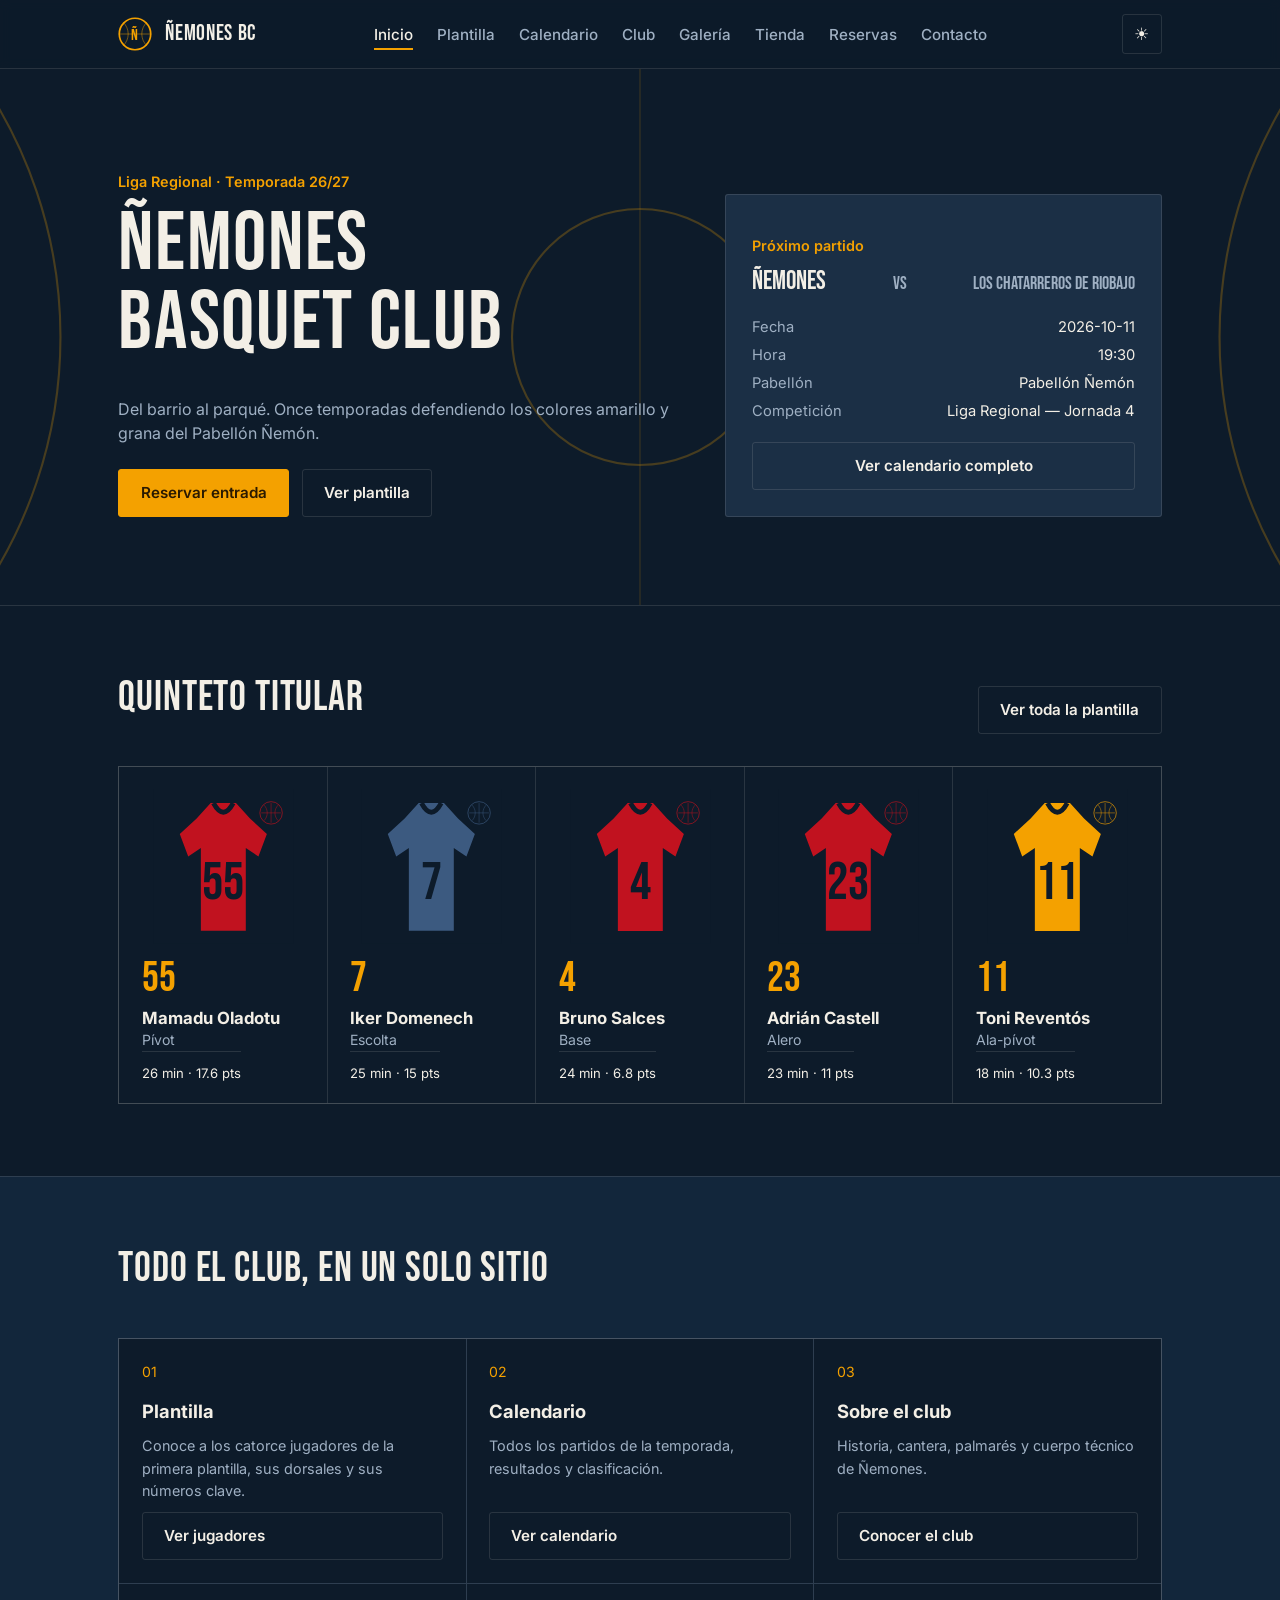
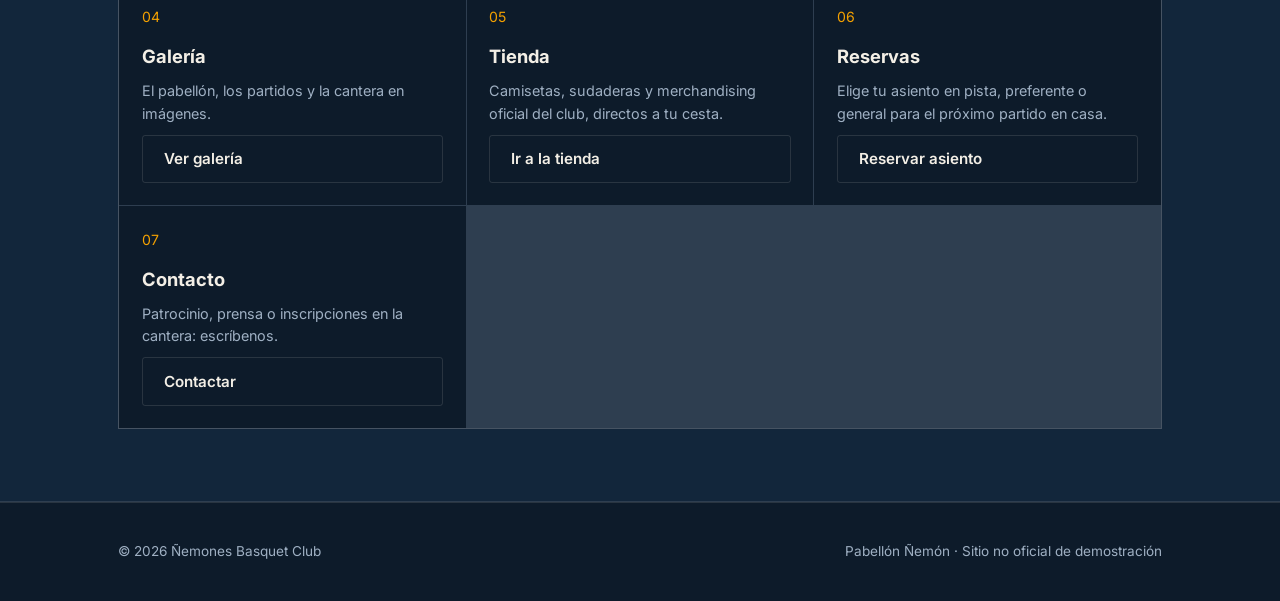
<file: index.html>
<!DOCTYPE html>
<html lang="es">
<head>
<meta charset="UTF-8">
<meta name="viewport" content="width=device-width, initial-scale=1">
<title>Ñemones Basquet Club</title>
<meta name="description" content="Web oficial de Ñemones Basquet Club: plantilla, tienda y reserva de entradas.">
<!-- ✨ NUEVO: tema (se aplica antes de pintar), icono y color de la barra del móvil -->
<script src="js/tema.js"></script>
<link rel="icon" href="assets/favicon.svg" type="image/svg+xml">
<meta name="theme-color" content="#0d1b2a">
<!-- ✨ NUEVO: Open Graph + Twitter Card → vista previa al compartir en WhatsApp, Telegram, redes… -->
<meta property="og:type" content="website">
<meta property="og:site_name" content="Ñemones Basquet Club">
<meta property="og:locale" content="es_ES">
<meta property="og:title" content="Ñemones Basquet Club">
<meta property="og:description" content="Web oficial de Ñemones Basquet Club: plantilla, tienda y reserva de entradas.">
<meta property="og:url" content="https://TU-DOMINIO.vercel.app/index.html">
<meta property="og:image" content="https://TU-DOMINIO.vercel.app/assets/og-image.png">
<meta property="og:image:width" content="1200">
<meta property="og:image:height" content="630">
<meta property="og:image:alt" content="Escudo y nombre de Ñemones Basquet Club sobre una pista de baloncesto">
<meta name="twitter:card" content="summary_large_image">
<meta name="twitter:title" content="Ñemones Basquet Club">
<meta name="twitter:description" content="Web oficial de Ñemones Basquet Club: plantilla, tienda y reserva de entradas.">
<meta name="twitter:image" content="https://TU-DOMINIO.vercel.app/assets/og-image.png">
<link rel="stylesheet" href="css/styles.css">
</head>
<body>

<nav class="topnav">
  <div class="wrap">
    <a href="index.html" class="brand">
      <svg class="crest" viewBox="0 0 40 40" style="color:var(--accent)">
        <circle cx="20" cy="20" r="18.5" fill="none" stroke="currentColor" stroke-width="2"/>
        <path d="M6 6c8 8 8 20 0 28M34 6c-8 8-8 20 0 28M1 20h38" stroke="currentColor" stroke-width="1" fill="none" opacity="0.55"/>
        <text x="20" y="27" text-anchor="middle" font-family="'Bebas Neue',sans-serif" font-size="19" fill="currentColor">Ñ</text>
      </svg>
      ÑEMONES BC
    </a>
    <button class="navtoggle" aria-label="Abrir menú" aria-expanded="false">☰</button>
    <ul class="navlinks">
      <li><a href="index.html" aria-current="page">Inicio</a></li>
      <li><a href="plantilla.html">Plantilla</a></li>
      <li><a href="calendario.html">Calendario</a></li>
      <li><a href="club.html">Club</a></li>
      <li><a href="galeria.html">Galería</a></li>
      <li><a href="tienda.html">Tienda</a></li>
      <li><a href="reservas.html">Reservas</a></li>
      <li><a href="contacto.html">Contacto</a></li>
    </ul>
  </div>
</nav>

<header class="hero">
  <svg class="courtlines" viewBox="0 0 900 420" preserveAspectRatio="xMidYMid slice" style="color:var(--accent)">
    <circle cx="450" cy="210" r="90" fill="none" stroke="currentColor" stroke-width="1.5" opacity="0.5"/>
    <path d="M-20,20 A320,320 0 0 1 -20,400" fill="none" stroke="currentColor" stroke-width="1.5" opacity="0.5"/>
    <path d="M920,20 A320,320 0 0 0 920,400" fill="none" stroke="currentColor" stroke-width="1.5" opacity="0.5"/>
    <line x1="450" y1="0" x2="450" y2="420" stroke="currentColor" stroke-width="1" opacity="0.3"/>
  </svg>
  <div class="wrap">
    <div>
      <p class="kicker">Liga Regional · Temporada 26/27</p>
      <h1>ÑEMONES<br>BASQUET CLUB</h1>
      <p>Del barrio al parqué. Once temporadas defendiendo los colores amarillo y grana del Pabellón Ñemón.</p>
      <div class="actions">
        <a href="reservas.html" class="btn solid">Reservar entrada</a>
        <a href="plantilla.html" class="btn ghost">Ver plantilla</a>
      </div>
    </div>
    <div class="matchcard">
      <p class="kicker" style="margin-bottom:0.3em">Próximo partido</p>
      <div class="vs">
        <span>ÑEMONES</span>
        <span class="against">vs</span>
        <span class="against" id="rival-nombre"></span>
      </div>
      <dl>
        <dt>Fecha</dt><dd id="pp-fecha"></dd>
        <dt>Hora</dt><dd id="pp-hora"></dd>
        <dt>Pabellón</dt><dd id="pp-pabellon"></dd>
        <dt>Competición</dt><dd id="pp-competicion"></dd>
      </dl>
      <a href="calendario.html" class="btn ghost" style="width:100%;justify-content:center;margin-top:1.2rem">Ver calendario completo</a>
    </div>
  </div>
</header>

<section id="quinteto-inicio">
  <div class="wrap">
    <div class="sectionhead">
      <h2>Quinteto titular</h2>
      <a href="plantilla.html" class="btn ghost">Ver toda la plantilla</a>
    </div>
    <div class="roster" id="quinteto" style="grid-template-columns: repeat(auto-fit, minmax(190px, 1fr));"></div>
  </div>
</section>

<section class="alt">
  <div class="wrap">
    <div class="sectionhead">
      <h2>Todo el club, en un solo sitio</h2>
    </div>
    <div class="roster" style="grid-template-columns: repeat(auto-fill, minmax(260px, 1fr));">
      <article class="player" style="gap:0.6rem">
        <span class="pos" style="color:var(--accent)">01</span>
        <span class="name" style="font-size:1.15rem">Plantilla</span>
        <p style="margin:0;font-size:0.9rem">Conoce a los catorce jugadores de la primera plantilla, sus dorsales y sus números clave.</p>
        <a href="plantilla.html" class="btn ghost" style="margin-top:auto">Ver jugadores</a>
      </article>
      <article class="player" style="gap:0.6rem">
        <span class="pos" style="color:var(--accent)">02</span>
        <span class="name" style="font-size:1.15rem">Calendario</span>
        <p style="margin:0;font-size:0.9rem">Todos los partidos de la temporada, resultados y clasificación.</p>
        <a href="calendario.html" class="btn ghost" style="margin-top:auto">Ver calendario</a>
      </article>
      <article class="player" style="gap:0.6rem">
        <span class="pos" style="color:var(--accent)">03</span>
        <span class="name" style="font-size:1.15rem">Sobre el club</span>
        <p style="margin:0;font-size:0.9rem">Historia, cantera, palmarés y cuerpo técnico de Ñemones.</p>
        <a href="club.html" class="btn ghost" style="margin-top:auto">Conocer el club</a>
      </article>
      <article class="player" style="gap:0.6rem">
        <span class="pos" style="color:var(--accent)">04</span>
        <span class="name" style="font-size:1.15rem">Galería</span>
        <p style="margin:0;font-size:0.9rem">El pabellón, los partidos y la cantera en imágenes.</p>
        <a href="galeria.html" class="btn ghost" style="margin-top:auto">Ver galería</a>
      </article>
      <article class="player" style="gap:0.6rem">
        <span class="pos" style="color:var(--accent)">05</span>
        <span class="name" style="font-size:1.15rem">Tienda</span>
        <p style="margin:0;font-size:0.9rem">Camisetas, sudaderas y merchandising oficial del club, directos a tu cesta.</p>
        <a href="tienda.html" class="btn ghost" style="margin-top:auto">Ir a la tienda</a>
      </article>
      <article class="player" style="gap:0.6rem">
        <span class="pos" style="color:var(--accent)">06</span>
        <span class="name" style="font-size:1.15rem">Reservas</span>
        <p style="margin:0;font-size:0.9rem">Elige tu asiento en pista, preferente o general para el próximo partido en casa.</p>
        <a href="reservas.html" class="btn ghost" style="margin-top:auto">Reservar asiento</a>
      </article>
      <article class="player" style="gap:0.6rem">
        <span class="pos" style="color:var(--accent)">07</span>
        <span class="name" style="font-size:1.15rem">Contacto</span>
        <p style="margin:0;font-size:0.9rem">Patrocinio, prensa o inscripciones en la cantera: escríbenos.</p>
        <a href="contacto.html" class="btn ghost" style="margin-top:auto">Contactar</a>
      </article>
    </div>
  </div>
</section>

<footer>
  <div class="wrap">
    <span>© <span data-year></span> Ñemones Basquet Club</span>
    <span>Pabellón Ñemón · Sitio no oficial de demostración</span>
  </div>
</footer>

<script src="js/data.js"></script>
<script src="js/ilustraciones.js"></script>
<script src="js/nav.js"></script>
<script src="js/quinteto.js"></script>
<script>
  document.getElementById("rival-nombre").textContent = PROXIMO_PARTIDO.rival;
  document.getElementById("pp-fecha").textContent = PROXIMO_PARTIDO.fecha;
  document.getElementById("pp-hora").textContent = PROXIMO_PARTIDO.hora;
  document.getElementById("pp-pabellon").textContent = PROXIMO_PARTIDO.pabellon;
  document.getElementById("pp-competicion").textContent = PROXIMO_PARTIDO.competicion;
  renderQuinteto(document.getElementById("quinteto"));
</script>
</body>
</html>
</file>
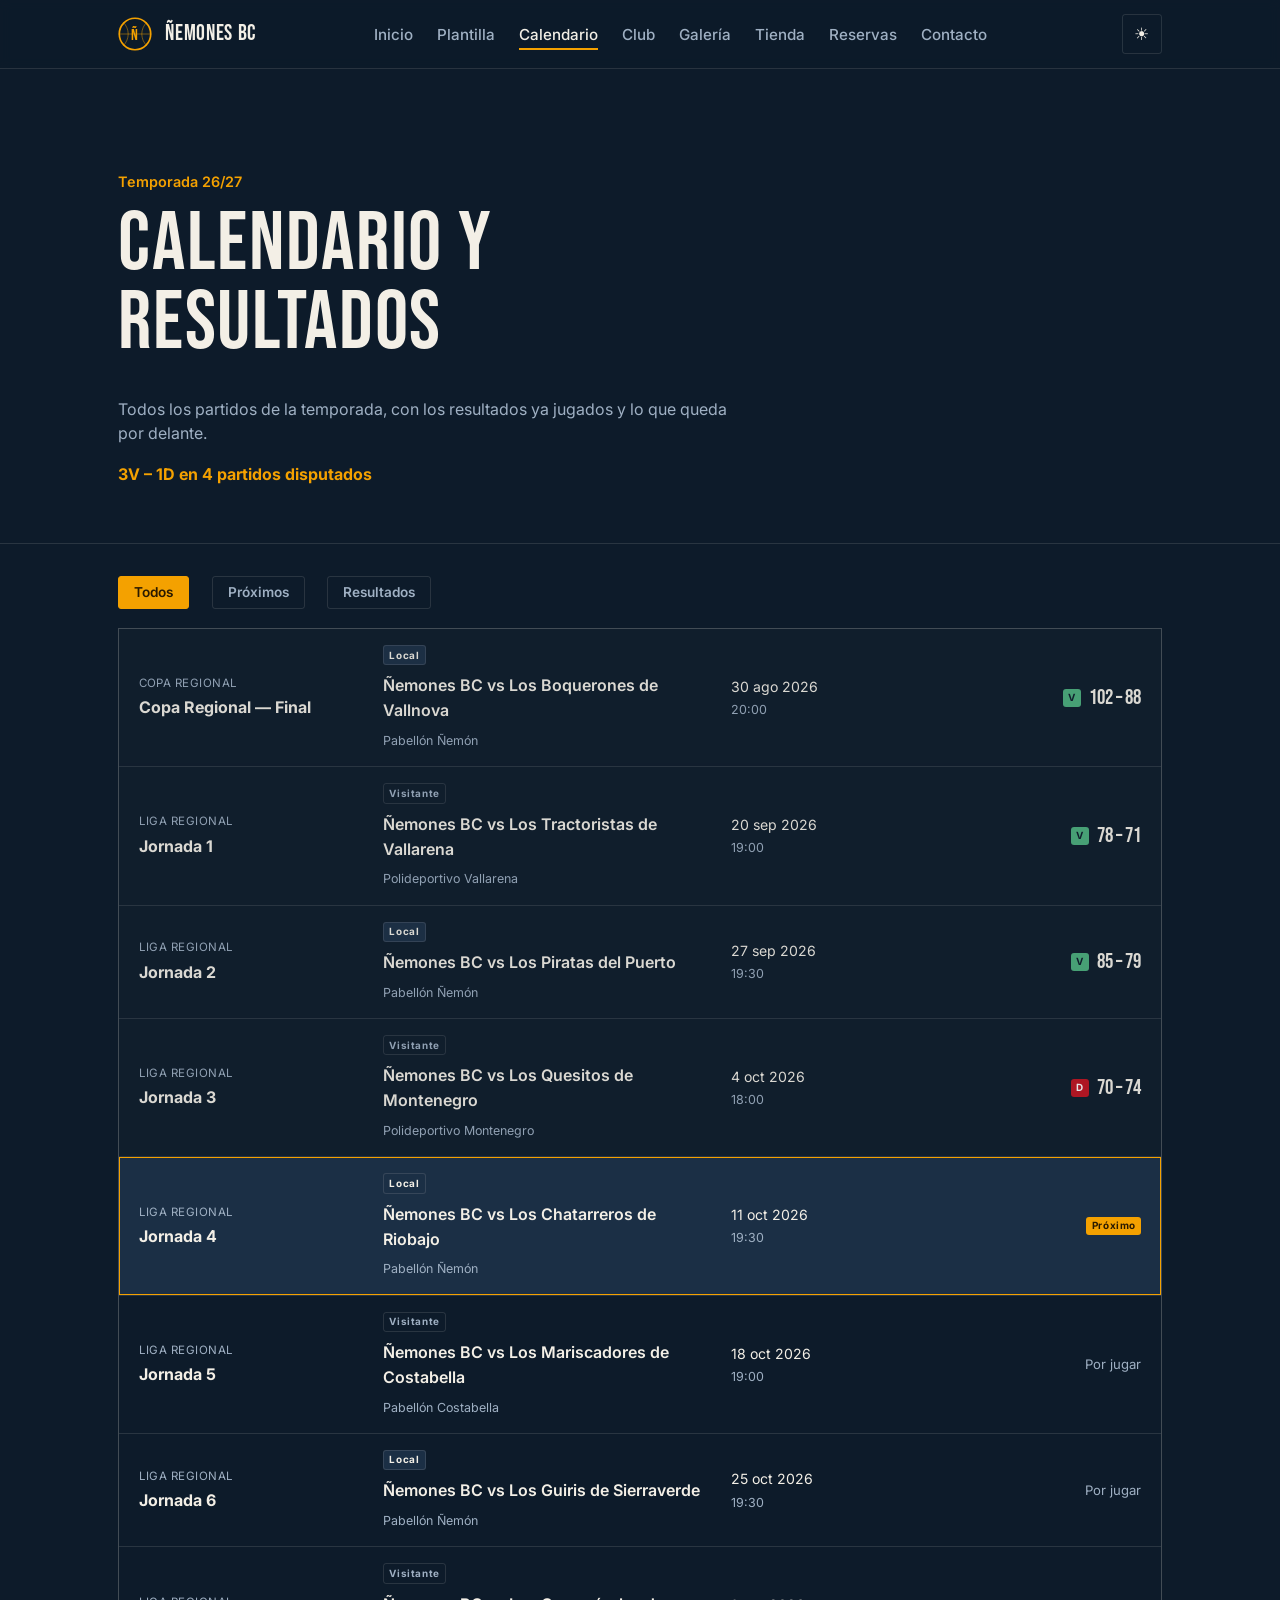
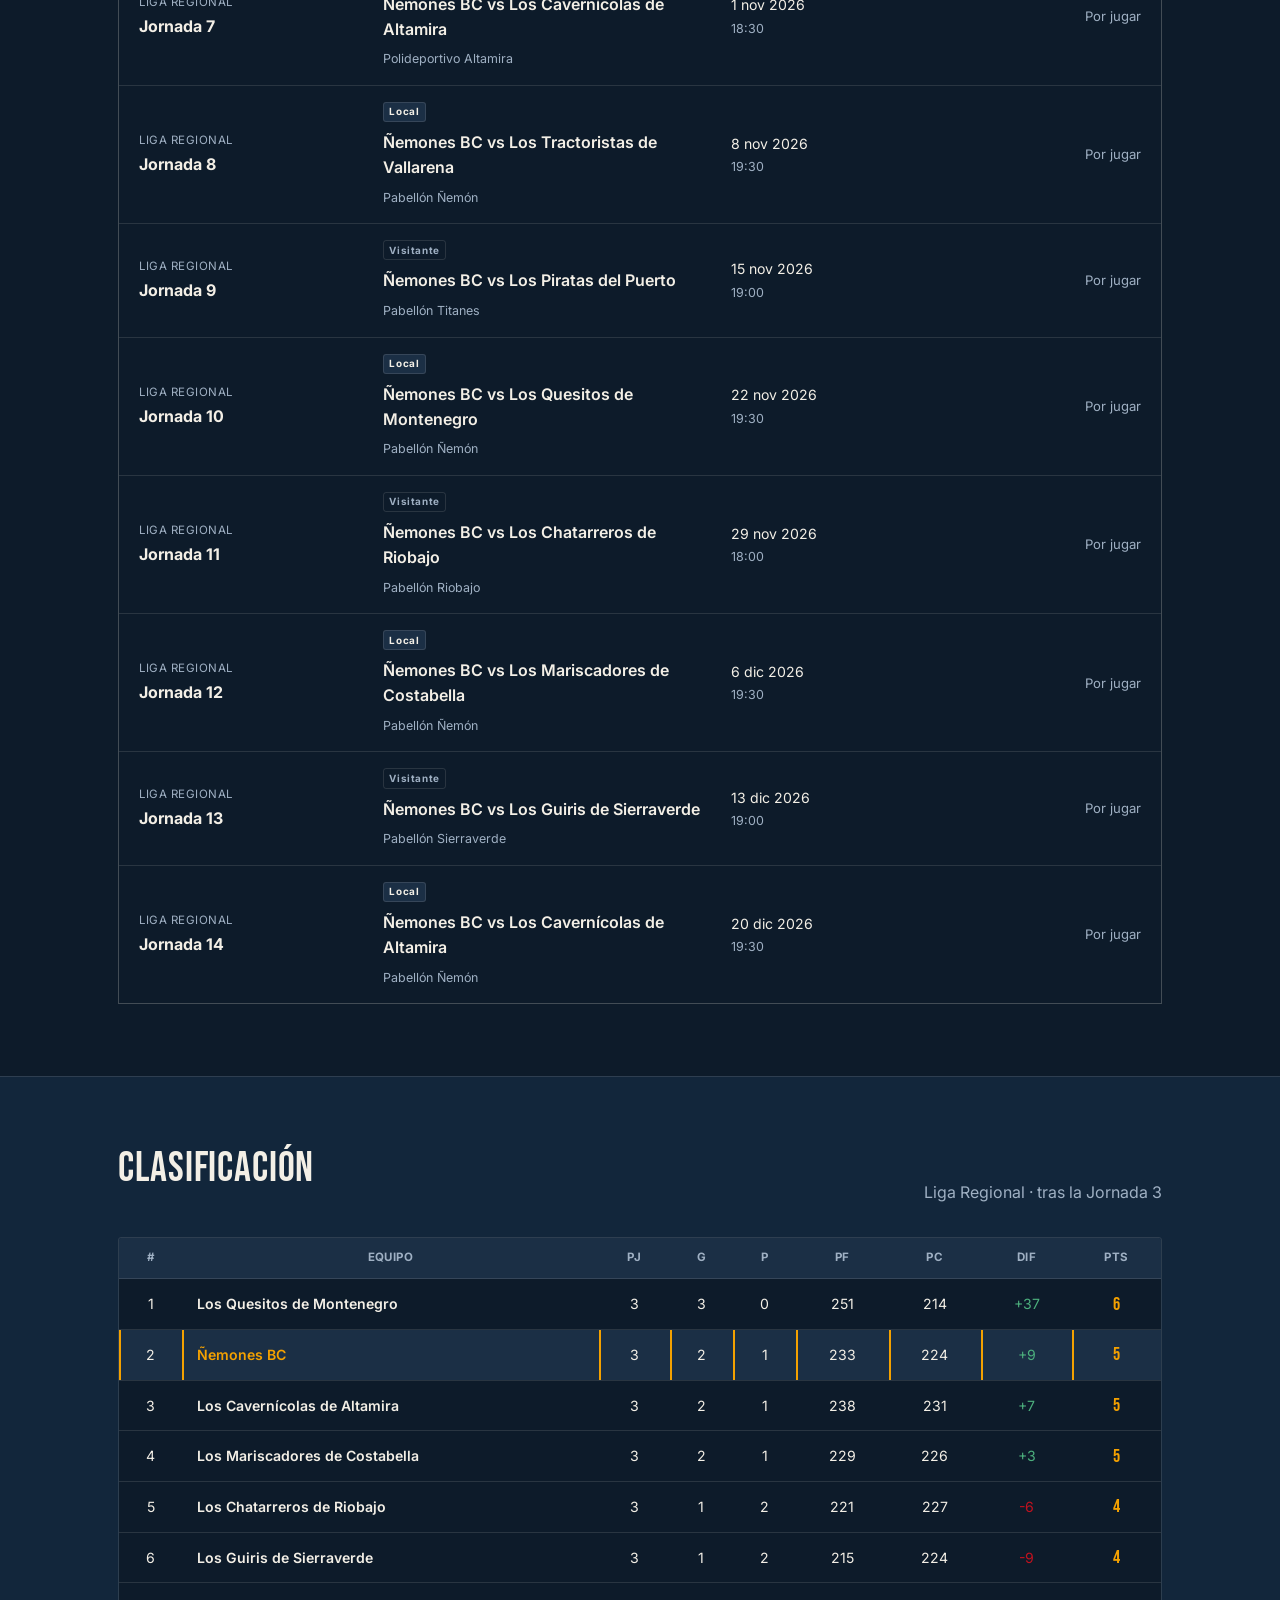
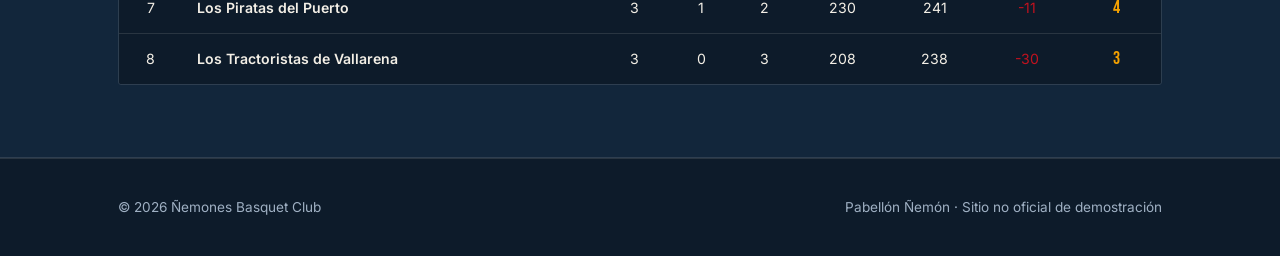
<file: calendario.html>
<!DOCTYPE html>
<html lang="es">
<head>
<meta charset="UTF-8">
<meta name="viewport" content="width=device-width, initial-scale=1">
<title>Calendario — Ñemones Basquet Club</title>
<meta name="description" content="Calendario completo de la temporada de Ñemones Basquet Club: próximos partidos y resultados.">
<!-- ✨ NUEVO: tema (se aplica antes de pintar), icono y color de la barra del móvil -->
<script src="js/tema.js"></script>
<link rel="icon" href="assets/favicon.svg" type="image/svg+xml">
<meta name="theme-color" content="#0d1b2a">
<!-- ✨ NUEVO: Open Graph + Twitter Card → vista previa al compartir en WhatsApp, Telegram, redes… -->
<meta property="og:type" content="website">
<meta property="og:site_name" content="Ñemones Basquet Club">
<meta property="og:locale" content="es_ES">
<meta property="og:title" content="Calendario — Ñemones Basquet Club">
<meta property="og:description" content="Calendario completo de la temporada de Ñemones Basquet Club: próximos partidos y resultados.">
<meta property="og:url" content="https://TU-DOMINIO.vercel.app/calendario.html">
<meta property="og:image" content="https://TU-DOMINIO.vercel.app/assets/og-image.png">
<meta property="og:image:width" content="1200">
<meta property="og:image:height" content="630">
<meta property="og:image:alt" content="Escudo y nombre de Ñemones Basquet Club sobre una pista de baloncesto">
<meta name="twitter:card" content="summary_large_image">
<meta name="twitter:title" content="Calendario — Ñemones Basquet Club">
<meta name="twitter:description" content="Calendario completo de la temporada de Ñemones Basquet Club: próximos partidos y resultados.">
<meta name="twitter:image" content="https://TU-DOMINIO.vercel.app/assets/og-image.png">
<link rel="stylesheet" href="css/styles.css">
</head>
<body>

<nav class="topnav">
  <div class="wrap">
    <a href="index.html" class="brand">
      <svg class="crest" viewBox="0 0 40 40" style="color:var(--accent)">
        <circle cx="20" cy="20" r="18.5" fill="none" stroke="currentColor" stroke-width="2"/>
        <path d="M6 6c8 8 8 20 0 28M34 6c-8 8-8 20 0 28M1 20h38" stroke="currentColor" stroke-width="1" fill="none" opacity="0.55"/>
        <text x="20" y="27" text-anchor="middle" font-family="'Bebas Neue',sans-serif" font-size="19" fill="currentColor">Ñ</text>
      </svg>
      ÑEMONES BC
    </a>
    <button class="navtoggle" aria-label="Abrir menú" aria-expanded="false">☰</button>
    <ul class="navlinks">
      <li><a href="index.html">Inicio</a></li>
      <li><a href="plantilla.html">Plantilla</a></li>
      <li><a href="calendario.html" aria-current="page">Calendario</a></li>
      <li><a href="club.html">Club</a></li>
      <li><a href="galeria.html">Galería</a></li>
      <li><a href="tienda.html">Tienda</a></li>
      <li><a href="reservas.html">Reservas</a></li>
      <li><a href="contacto.html">Contacto</a></li>
    </ul>
  </div>
</nav>

<header class="hero" style="padding-bottom:0">
  <div class="wrap" style="grid-template-columns:1fr; padding-bottom:2.5rem">
    <div>
      <p class="kicker">Temporada 26/27</p>
      <h1>CALENDARIO Y<br>RESULTADOS</h1>
      <p>Todos los partidos de la temporada, con los resultados ya jugados y lo que queda por delante.</p>
      <p id="cal-resumen" style="color:var(--accent);font-weight:700;margin-top:0.6rem"></p>
    </div>
  </div>
</header>

<section style="padding-top:2rem">
  <div class="wrap">
    <div class="legend" style="margin-bottom:1.2rem">
      <button type="button" class="tab active" data-filter="todos">Todos</button>
      <button type="button" class="tab" data-filter="proximos">Próximos</button>
      <button type="button" class="tab" data-filter="resultados">Resultados</button>
    </div>

    <div id="cal-lista" class="calendar-list"></div>
  </div>
</section>

<section class="alt">
  <div class="wrap">
    <div class="sectionhead">
      <h2>Clasificación</h2>
      <p style="margin:0">Liga Regional · tras la Jornada 3</p>
    </div>
    <div id="cl-tabla" class="standings-wrap"></div>
  </div>
</section>

<footer>
  <div class="wrap">
    <span>© <span data-year></span> Ñemones Basquet Club</span>
    <span>Pabellón Ñemón · Sitio no oficial de demostración</span>
  </div>
</footer>

<script src="js/data.js"></script>
<script src="js/nav.js"></script>
<script src="js/calendario.js"></script>
</body>
</html>
</file>
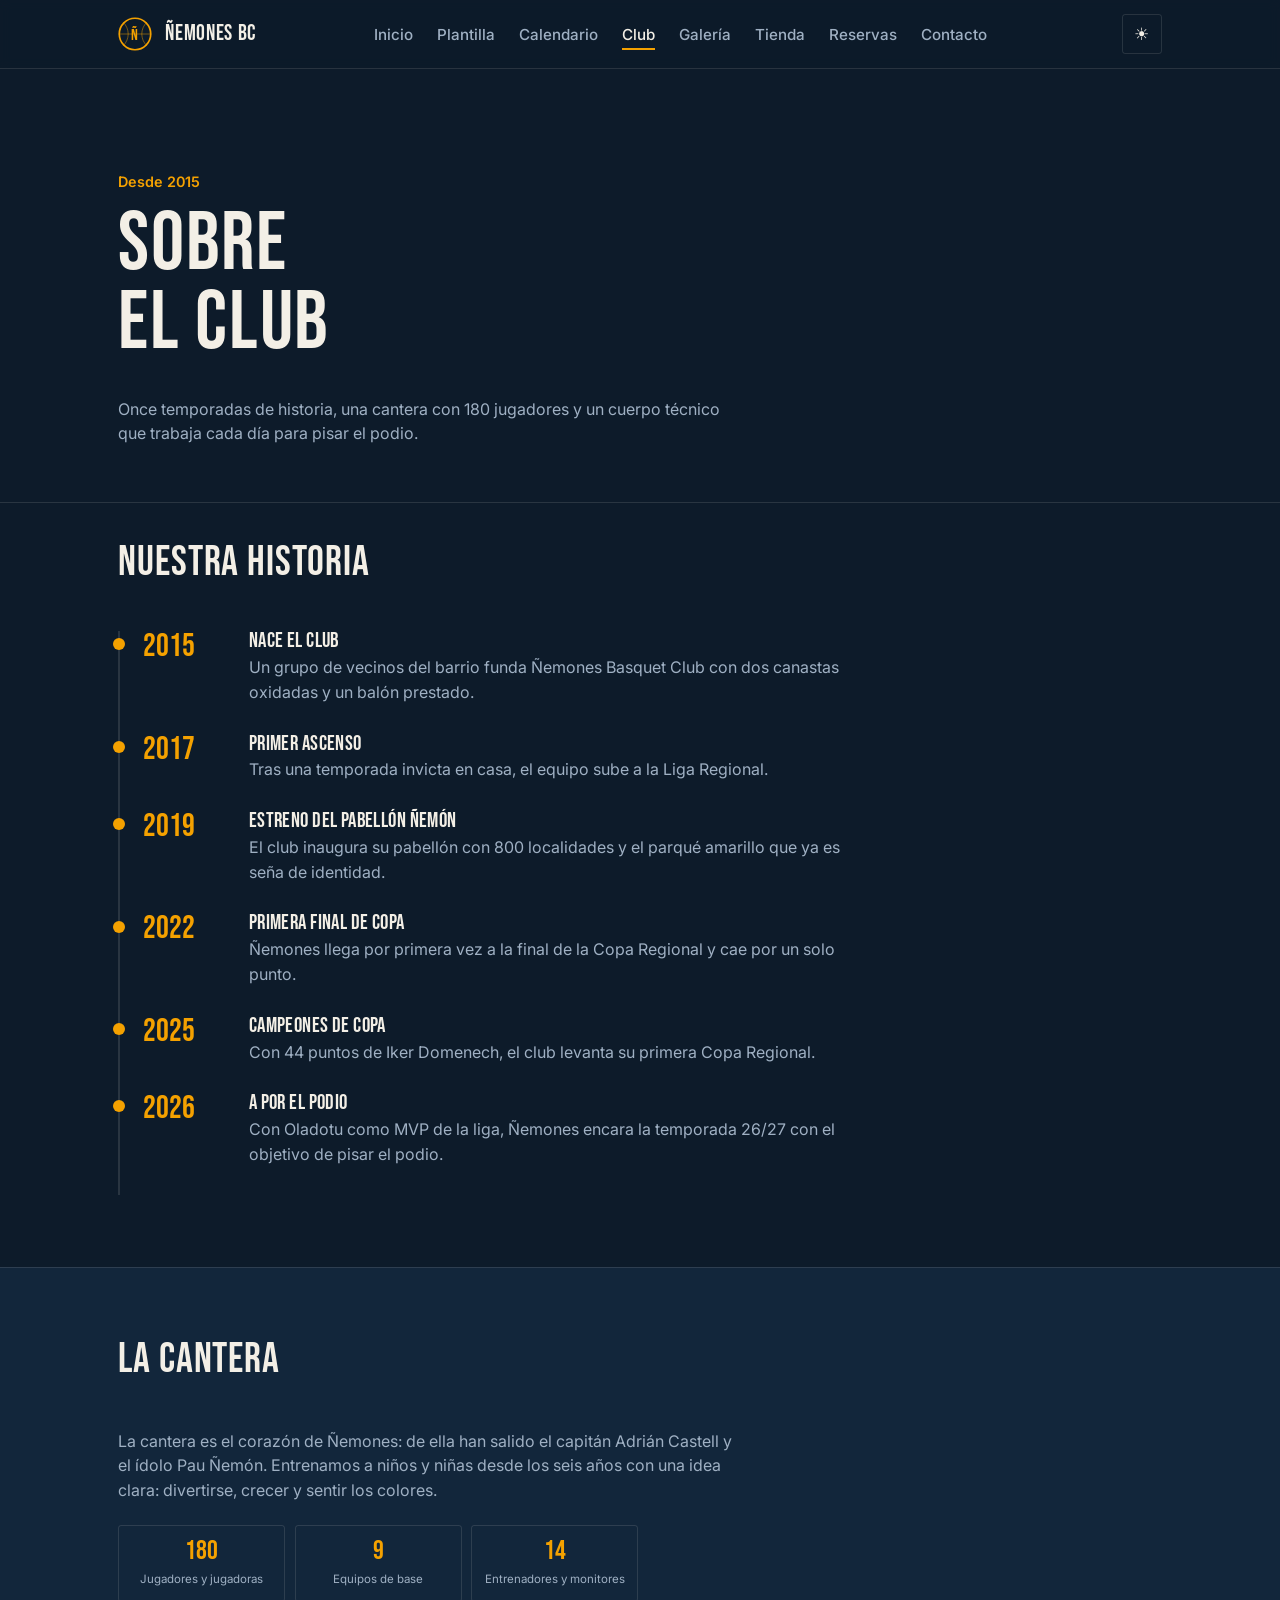
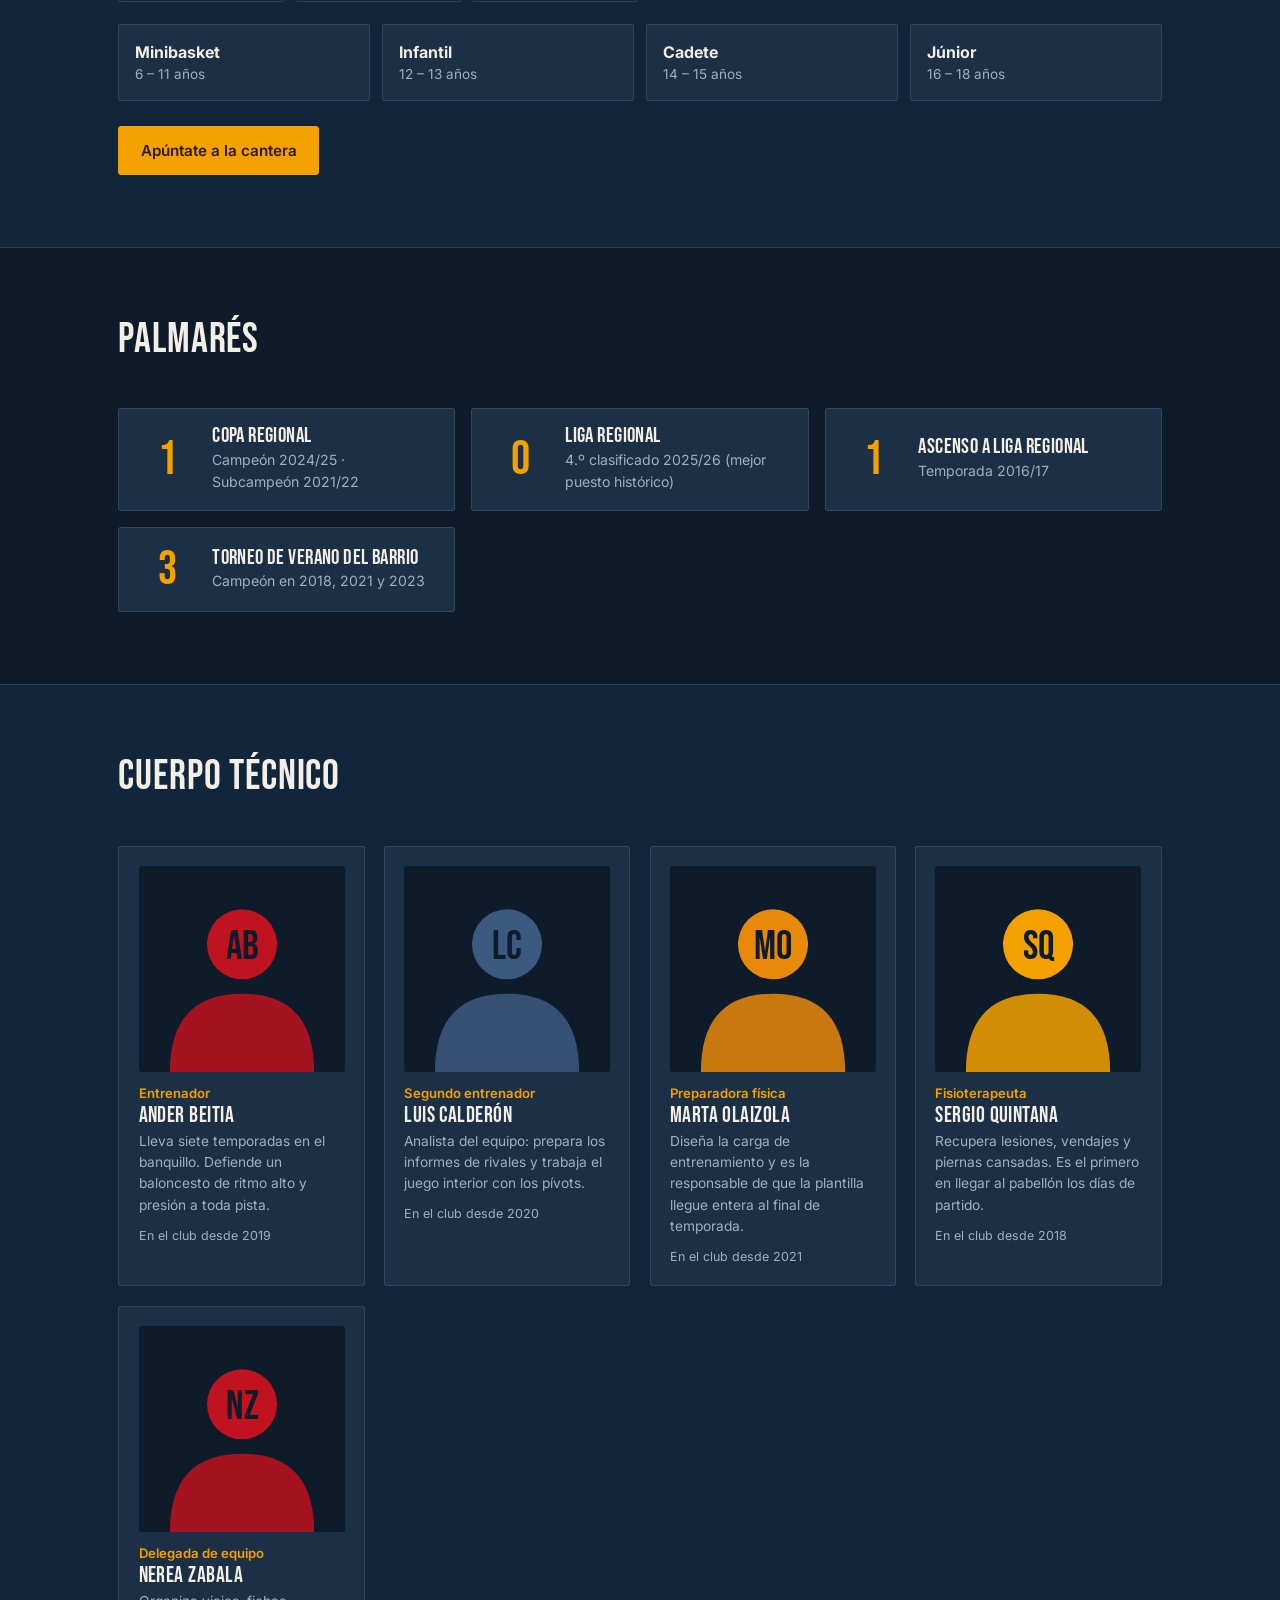
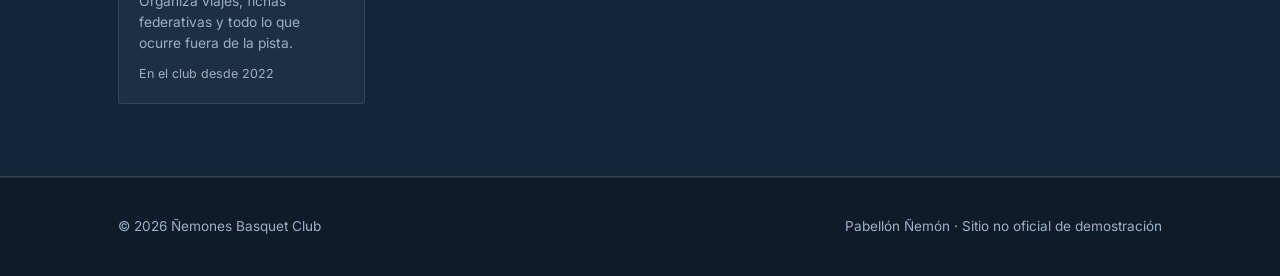
<file: club.html>
<!DOCTYPE html>
<html lang="es">
<head>
<meta charset="UTF-8">
<meta name="viewport" content="width=device-width, initial-scale=1">
<title>Sobre el club — Ñemones Basquet Club</title>
<meta name="description" content="Historia, cantera, palmarés y cuerpo técnico de Ñemones Basquet Club.">
<!-- ✨ NUEVO: tema (se aplica antes de pintar), icono y color de la barra del móvil -->
<script src="js/tema.js"></script>
<link rel="icon" href="assets/favicon.svg" type="image/svg+xml">
<meta name="theme-color" content="#0d1b2a">
<!-- ✨ NUEVO: Open Graph + Twitter Card → vista previa al compartir en WhatsApp, Telegram, redes… -->
<meta property="og:type" content="website">
<meta property="og:site_name" content="Ñemones Basquet Club">
<meta property="og:locale" content="es_ES">
<meta property="og:title" content="Sobre el club — Ñemones Basquet Club">
<meta property="og:description" content="Historia, cantera, palmarés y cuerpo técnico de Ñemones Basquet Club.">
<meta property="og:url" content="https://TU-DOMINIO.vercel.app/club.html">
<meta property="og:image" content="https://TU-DOMINIO.vercel.app/assets/og-image.png">
<meta property="og:image:width" content="1200">
<meta property="og:image:height" content="630">
<meta property="og:image:alt" content="Escudo y nombre de Ñemones Basquet Club sobre una pista de baloncesto">
<meta name="twitter:card" content="summary_large_image">
<meta name="twitter:title" content="Sobre el club — Ñemones Basquet Club">
<meta name="twitter:description" content="Historia, cantera, palmarés y cuerpo técnico de Ñemones Basquet Club.">
<meta name="twitter:image" content="https://TU-DOMINIO.vercel.app/assets/og-image.png">
<link rel="stylesheet" href="css/styles.css">
</head>
<body>

<nav class="topnav">
  <div class="wrap">
    <a href="index.html" class="brand">
      <svg class="crest" viewBox="0 0 40 40" style="color:var(--accent)">
        <circle cx="20" cy="20" r="18.5" fill="none" stroke="currentColor" stroke-width="2"/>
        <path d="M6 6c8 8 8 20 0 28M34 6c-8 8-8 20 0 28M1 20h38" stroke="currentColor" stroke-width="1" fill="none" opacity="0.55"/>
        <text x="20" y="27" text-anchor="middle" font-family="'Bebas Neue',sans-serif" font-size="19" fill="currentColor">Ñ</text>
      </svg>
      ÑEMONES BC
    </a>
    <button class="navtoggle" aria-label="Abrir menú" aria-expanded="false">☰</button>
    <ul class="navlinks">
      <li><a href="index.html">Inicio</a></li>
      <li><a href="plantilla.html">Plantilla</a></li>
      <li><a href="calendario.html">Calendario</a></li>
      <li><a href="club.html" aria-current="page">Club</a></li>
      <li><a href="galeria.html">Galería</a></li>
      <li><a href="tienda.html">Tienda</a></li>
      <li><a href="reservas.html">Reservas</a></li>
      <li><a href="contacto.html">Contacto</a></li>
    </ul>
  </div>
</nav>

<header class="hero" style="padding-bottom:0">
  <div class="wrap" style="grid-template-columns:1fr; padding-bottom:2.5rem">
    <div>
      <p class="kicker">Desde 2015</p>
      <h1>SOBRE<br>EL CLUB</h1>
      <p>Once temporadas de historia, una cantera con 180 jugadores y un cuerpo técnico que trabaja cada día para pisar el podio.</p>

    </div>
  </div>
</header>

<section style="padding-top:2.5rem" id="historia">
  <div class="wrap">
    <div class="sectionhead"><h2>Nuestra historia</h2></div>
    <ol class="timeline" id="timeline"></ol>
  </div>
</section>

<section class="alt" id="cantera">
  <div class="wrap">
    <div class="sectionhead"><h2>La cantera</h2></div>
    <p id="cantera-texto" style="margin-top:0"></p>
    <div class="stats-grid cifras" id="cantera-cifras"></div>
    <div class="catgrid" id="cantera-cats"></div>
    <a href="contacto.html?motivo=cantera" class="btn solid" style="margin-top:1.6rem">Apúntate a la cantera</a>
  </div>
</section>

<section id="palmares">
  <div class="wrap">
    <div class="sectionhead"><h2>Palmarés</h2></div>
    <div class="trophies" id="palmares-lista"></div>
  </div>
</section>

<section class="alt" id="cuerpo-tecnico">
  <div class="wrap">
    <div class="sectionhead"><h2>Cuerpo técnico</h2></div>
    <div class="staffgrid" id="staff"></div>
  </div>
</section>

<footer>
  <div class="wrap">
    <span>© <span data-year></span> Ñemones Basquet Club</span>
    <span>Pabellón Ñemón · Sitio no oficial de demostración</span>
  </div>
</footer>

<script src="js/data.js"></script>
<script src="js/ilustraciones.js"></script>
<script src="js/nav.js"></script>
<script src="js/club.js"></script>
</body>
</html>
</file>
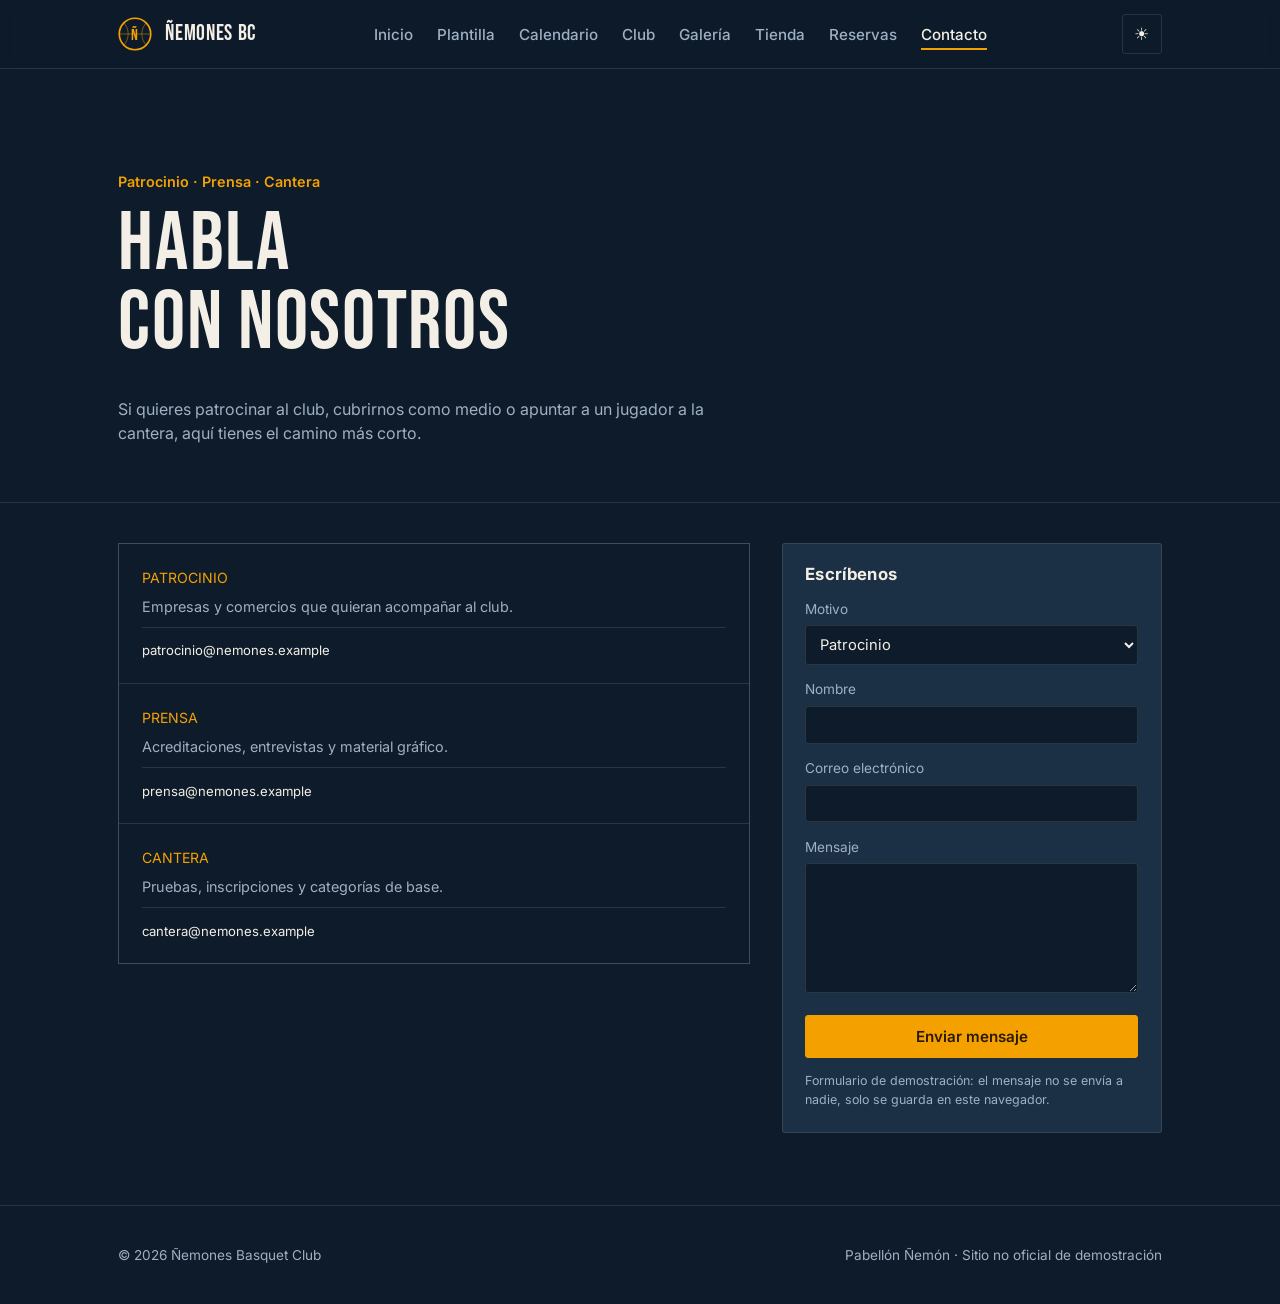
<file: contacto.html>
<!DOCTYPE html>
<html lang="es">
<head>
<meta charset="UTF-8">
<meta name="viewport" content="width=device-width, initial-scale=1">
<title>Contacto — Ñemones Basquet Club</title>
<meta name="description" content="Contacta con Ñemones Basquet Club: patrocinio, prensa o inscripciones en la cantera.">
<!-- ✨ NUEVO: tema (se aplica antes de pintar), icono y color de la barra del móvil -->
<script src="js/tema.js"></script>
<link rel="icon" href="assets/favicon.svg" type="image/svg+xml">
<meta name="theme-color" content="#0d1b2a">
<!-- ✨ NUEVO: Open Graph + Twitter Card → vista previa al compartir en WhatsApp, Telegram, redes… -->
<meta property="og:type" content="website">
<meta property="og:site_name" content="Ñemones Basquet Club">
<meta property="og:locale" content="es_ES">
<meta property="og:title" content="Contacto — Ñemones Basquet Club">
<meta property="og:description" content="Contacta con Ñemones Basquet Club: patrocinio, prensa o inscripciones en la cantera.">
<meta property="og:url" content="https://TU-DOMINIO.vercel.app/contacto.html">
<meta property="og:image" content="https://TU-DOMINIO.vercel.app/assets/og-image.png">
<meta property="og:image:width" content="1200">
<meta property="og:image:height" content="630">
<meta property="og:image:alt" content="Escudo y nombre de Ñemones Basquet Club sobre una pista de baloncesto">
<meta name="twitter:card" content="summary_large_image">
<meta name="twitter:title" content="Contacto — Ñemones Basquet Club">
<meta name="twitter:description" content="Contacta con Ñemones Basquet Club: patrocinio, prensa o inscripciones en la cantera.">
<meta name="twitter:image" content="https://TU-DOMINIO.vercel.app/assets/og-image.png">
<link rel="stylesheet" href="css/styles.css">
</head>
<body>

<nav class="topnav">
  <div class="wrap">
    <a href="index.html" class="brand">
      <svg class="crest" viewBox="0 0 40 40" style="color:var(--accent)">
        <circle cx="20" cy="20" r="18.5" fill="none" stroke="currentColor" stroke-width="2"/>
        <path d="M6 6c8 8 8 20 0 28M34 6c-8 8-8 20 0 28M1 20h38" stroke="currentColor" stroke-width="1" fill="none" opacity="0.55"/>
        <text x="20" y="27" text-anchor="middle" font-family="'Bebas Neue',sans-serif" font-size="19" fill="currentColor">Ñ</text>
      </svg>
      ÑEMONES BC
    </a>
    <button class="navtoggle" aria-label="Abrir menú" aria-expanded="false">☰</button>
    <ul class="navlinks">
      <li><a href="index.html">Inicio</a></li>
      <li><a href="plantilla.html">Plantilla</a></li>
      <li><a href="calendario.html">Calendario</a></li>
      <li><a href="club.html">Club</a></li>
      <li><a href="galeria.html">Galería</a></li>
      <li><a href="tienda.html">Tienda</a></li>
      <li><a href="reservas.html">Reservas</a></li>
      <li><a href="contacto.html" aria-current="page">Contacto</a></li>
    </ul>
  </div>
</nav>

<header class="hero" style="padding-bottom:0">
  <div class="wrap" style="grid-template-columns:1fr; padding-bottom:2.5rem">
    <div>
      <p class="kicker">Patrocinio · Prensa · Cantera</p>
      <h1>HABLA<br>CON NOSOTROS</h1>
      <p>Si quieres patrocinar al club, cubrirnos como medio o apuntar a un jugador a la cantera, aquí tienes el camino más corto.</p>

    </div>
  </div>
</header>

<section style="padding-top:2.5rem">
  <div class="wrap">
    <div class="contactlayout">
      <div class="contactcards">
        <article class="player" style="gap:0.5rem;cursor:default">
          <span class="pos" style="color:var(--accent)">PATROCINIO</span>
          <p style="margin:0;font-size:0.9rem">Empresas y comercios que quieran acompañar al club.</p>
          <span class="stat">patrocinio@nemones.example</span>
        </article>
        <article class="player" style="gap:0.5rem;cursor:default">
          <span class="pos" style="color:var(--accent)">PRENSA</span>
          <p style="margin:0;font-size:0.9rem">Acreditaciones, entrevistas y material gráfico.</p>
          <span class="stat">prensa@nemones.example</span>
        </article>
        <article class="player" style="gap:0.5rem;cursor:default">
          <span class="pos" style="color:var(--accent)">CANTERA</span>
          <p style="margin:0;font-size:0.9rem">Pruebas, inscripciones y categorías de base.</p>
          <span class="stat">cantera@nemones.example</span>
        </article>
      </div>

      <div class="resumen" style="position:static">
        <h3 style="font-family:'Inter',sans-serif;font-weight:700;font-size:1.05rem;margin:0 0 1rem">Escríbenos</h3>
        <form id="con-form" novalidate>
          <div class="field">
            <label for="con-motivo">Motivo</label>
            <select id="con-motivo" name="motivo" required>
              <option value="patrocinio">Patrocinio</option>
              <option value="prensa">Prensa</option>
              <option value="cantera">Apuntarme a la cantera</option>
              <option value="otro">Otro</option>
            </select>
          </div>
          <div class="field">
            <label for="con-nombre">Nombre</label>
            <input type="text" id="con-nombre" name="nombre" required>
          </div>
          <div class="field">
            <label for="con-email">Correo electrónico</label>
            <input type="email" id="con-email" name="email" required>
          </div>
          <div class="field" id="con-extra-cantera" hidden>
            <label for="con-edad">Edad del jugador o jugadora</label>
            <input type="number" id="con-edad" name="edad" min="6" max="18">
          </div>
          <div class="field">
            <label for="con-mensaje">Mensaje</label>
            <textarea id="con-mensaje" name="mensaje" rows="5" required></textarea>
          </div>
          <button type="submit" class="btn solid" style="width:100%;justify-content:center">Enviar mensaje</button>
        </form>
        <p class="confirm-msg" id="con-msg" role="status"></p>
        <p class="modal-note">Formulario de demostración: el mensaje no se envía a nadie, solo se guarda en este navegador.</p>
      </div>
    </div>
  </div>
</section>

<footer>
  <div class="wrap">
    <span>© <span data-year></span> Ñemones Basquet Club</span>
    <span>Pabellón Ñemón · Sitio no oficial de demostración</span>
  </div>
</footer>

<script src="js/data.js"></script>
<script src="js/ilustraciones.js"></script>
<script src="js/nav.js"></script>
<script src="js/contacto.js"></script>
</body>
</html>
</file>
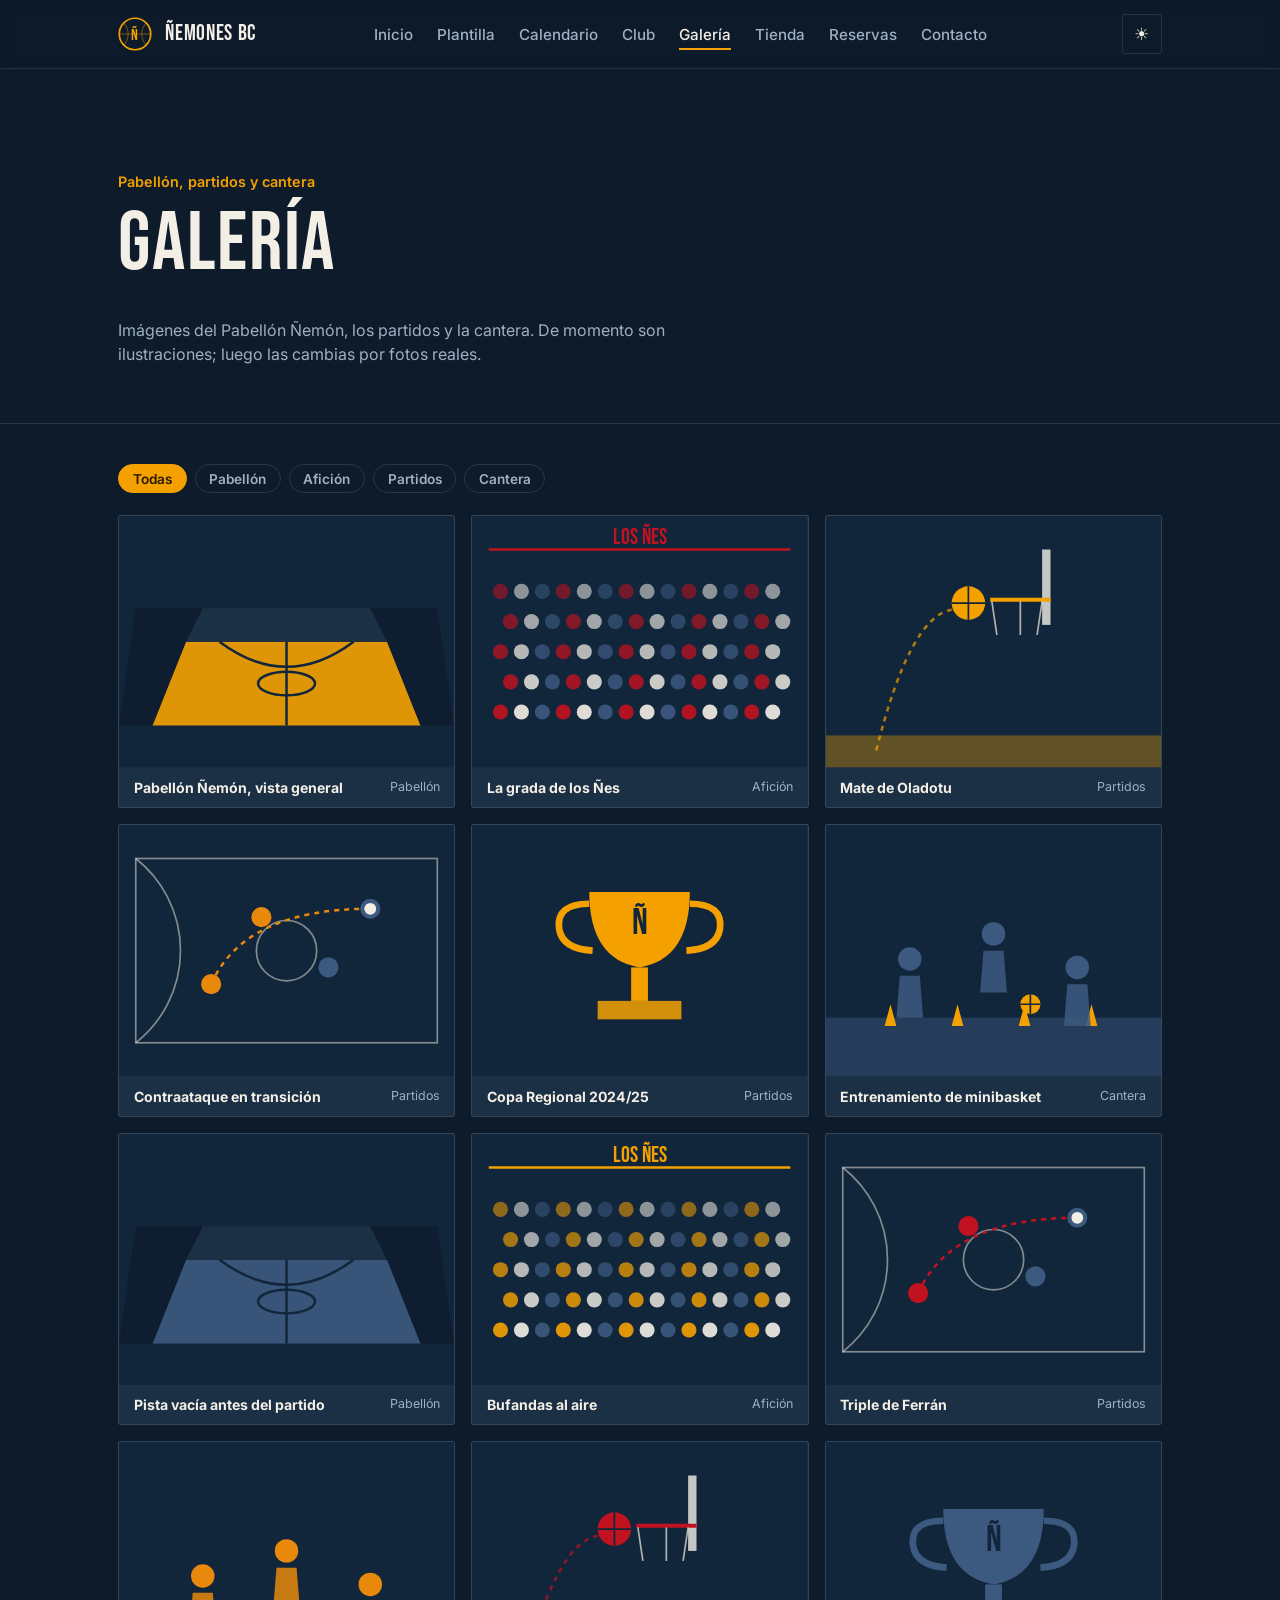
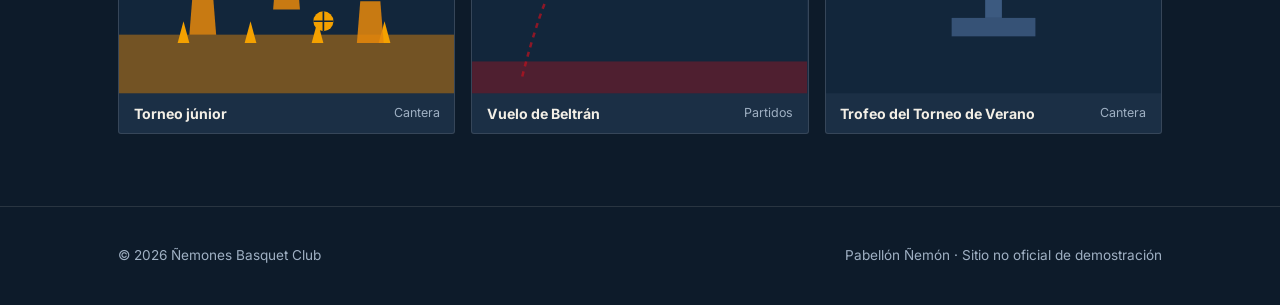
<file: galeria.html>
<!DOCTYPE html>
<html lang="es">
<head>
<meta charset="UTF-8">
<meta name="viewport" content="width=device-width, initial-scale=1">
<title>Galería — Ñemones Basquet Club</title>
<meta name="description" content="Galería de Ñemones Basquet Club: el pabellón, los partidos y la cantera en imágenes.">
<!-- ✨ NUEVO: tema (se aplica antes de pintar), icono y color de la barra del móvil -->
<script src="js/tema.js"></script>
<link rel="icon" href="assets/favicon.svg" type="image/svg+xml">
<meta name="theme-color" content="#0d1b2a">
<!-- ✨ NUEVO: Open Graph + Twitter Card → vista previa al compartir en WhatsApp, Telegram, redes… -->
<meta property="og:type" content="website">
<meta property="og:site_name" content="Ñemones Basquet Club">
<meta property="og:locale" content="es_ES">
<meta property="og:title" content="Galería — Ñemones Basquet Club">
<meta property="og:description" content="Galería de Ñemones Basquet Club: el pabellón, los partidos y la cantera en imágenes.">
<meta property="og:url" content="https://TU-DOMINIO.vercel.app/galeria.html">
<meta property="og:image" content="https://TU-DOMINIO.vercel.app/assets/og-image.png">
<meta property="og:image:width" content="1200">
<meta property="og:image:height" content="630">
<meta property="og:image:alt" content="Escudo y nombre de Ñemones Basquet Club sobre una pista de baloncesto">
<meta name="twitter:card" content="summary_large_image">
<meta name="twitter:title" content="Galería — Ñemones Basquet Club">
<meta name="twitter:description" content="Galería de Ñemones Basquet Club: el pabellón, los partidos y la cantera en imágenes.">
<meta name="twitter:image" content="https://TU-DOMINIO.vercel.app/assets/og-image.png">
<link rel="stylesheet" href="css/styles.css">
</head>
<body>

<nav class="topnav">
  <div class="wrap">
    <a href="index.html" class="brand">
      <svg class="crest" viewBox="0 0 40 40" style="color:var(--accent)">
        <circle cx="20" cy="20" r="18.5" fill="none" stroke="currentColor" stroke-width="2"/>
        <path d="M6 6c8 8 8 20 0 28M34 6c-8 8-8 20 0 28M1 20h38" stroke="currentColor" stroke-width="1" fill="none" opacity="0.55"/>
        <text x="20" y="27" text-anchor="middle" font-family="'Bebas Neue',sans-serif" font-size="19" fill="currentColor">Ñ</text>
      </svg>
      ÑEMONES BC
    </a>
    <button class="navtoggle" aria-label="Abrir menú" aria-expanded="false">☰</button>
    <ul class="navlinks">
      <li><a href="index.html">Inicio</a></li>
      <li><a href="plantilla.html">Plantilla</a></li>
      <li><a href="calendario.html">Calendario</a></li>
      <li><a href="club.html">Club</a></li>
      <li><a href="galeria.html" aria-current="page">Galería</a></li>
      <li><a href="tienda.html">Tienda</a></li>
      <li><a href="reservas.html">Reservas</a></li>
      <li><a href="contacto.html">Contacto</a></li>
    </ul>
  </div>
</nav>

<header class="hero" style="padding-bottom:0">
  <div class="wrap" style="grid-template-columns:1fr; padding-bottom:2.5rem">
    <div>
      <p class="kicker">Pabellón, partidos y cantera</p>
      <h1>GALERÍA</h1>
      <p>Imágenes del Pabellón Ñemón, los partidos y la cantera. De momento son ilustraciones; luego las cambias por fotos reales.</p>

    </div>
  </div>
</header>

<section style="padding-top:2.5rem">
  <div class="wrap">
    <div class="chips" id="gal-filtros" role="group" aria-label="Filtrar por categoría"></div>
    <div class="galgrid" id="galeria"></div>
  </div>
</section>

<footer>
  <div class="wrap">
    <span>© <span data-year></span> Ñemones Basquet Club</span>
    <span>Pabellón Ñemón · Sitio no oficial de demostración</span>
  </div>
</footer>

<div class="modal-overlay" id="lightbox" role="dialog" aria-modal="true" aria-label="Foto ampliada">
  <div class="modal-box lightbox-box">
    <button class="modal-close" id="lightbox-close" aria-label="Cerrar">✕</button>
    <div id="lightbox-img"></div>
    <div class="lightbox-info">
      <div><h3 id="lightbox-titulo" style="margin:0"></h3><p id="lightbox-texto" style="margin:0.2rem 0 0"></p></div>
      <div class="lightbox-nav">
        <button class="btn ghost" id="lightbox-prev" aria-label="Anterior">←</button>
        <button class="btn ghost" id="lightbox-next" aria-label="Siguiente">→</button>
      </div>
    </div>
  </div>
</div>
<script src="js/data.js"></script>
<script src="js/ilustraciones.js"></script>
<script src="js/nav.js"></script>
<script src="js/galeria.js"></script>
</body>
</html>
</file>
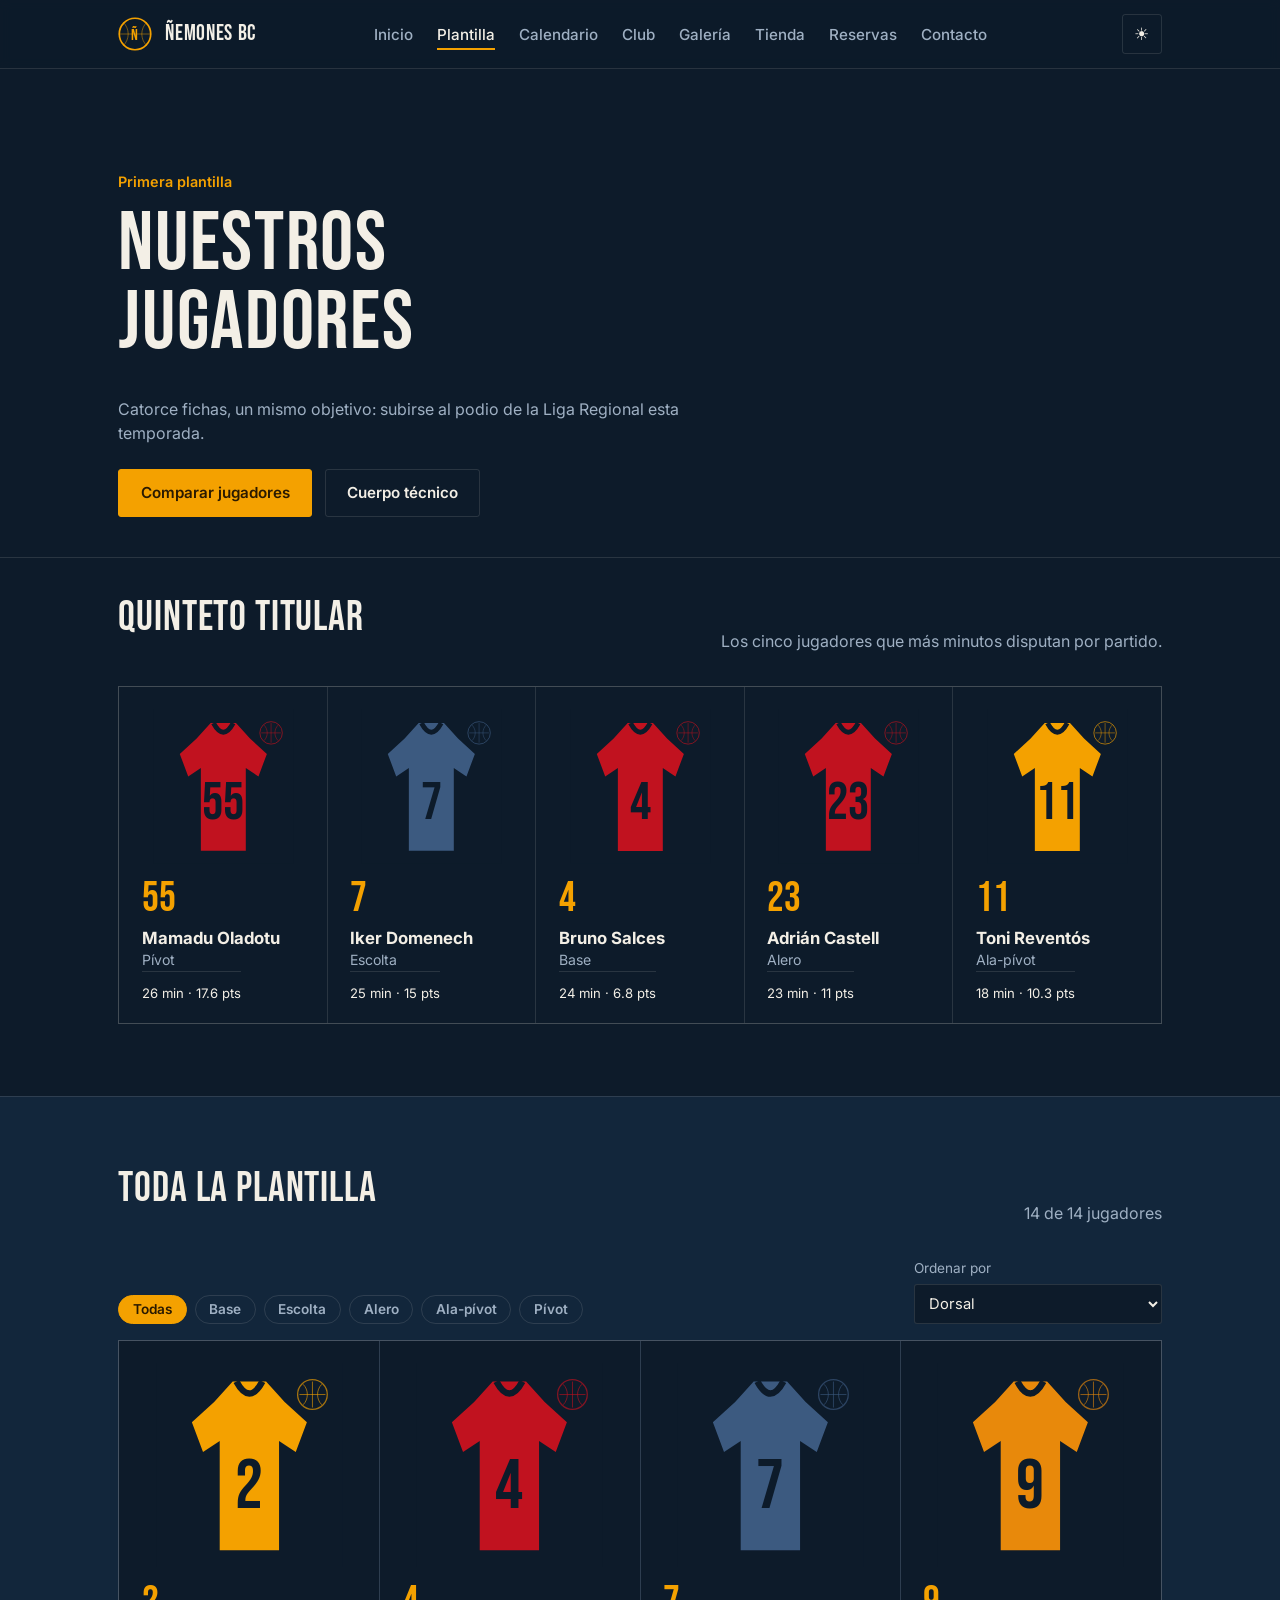
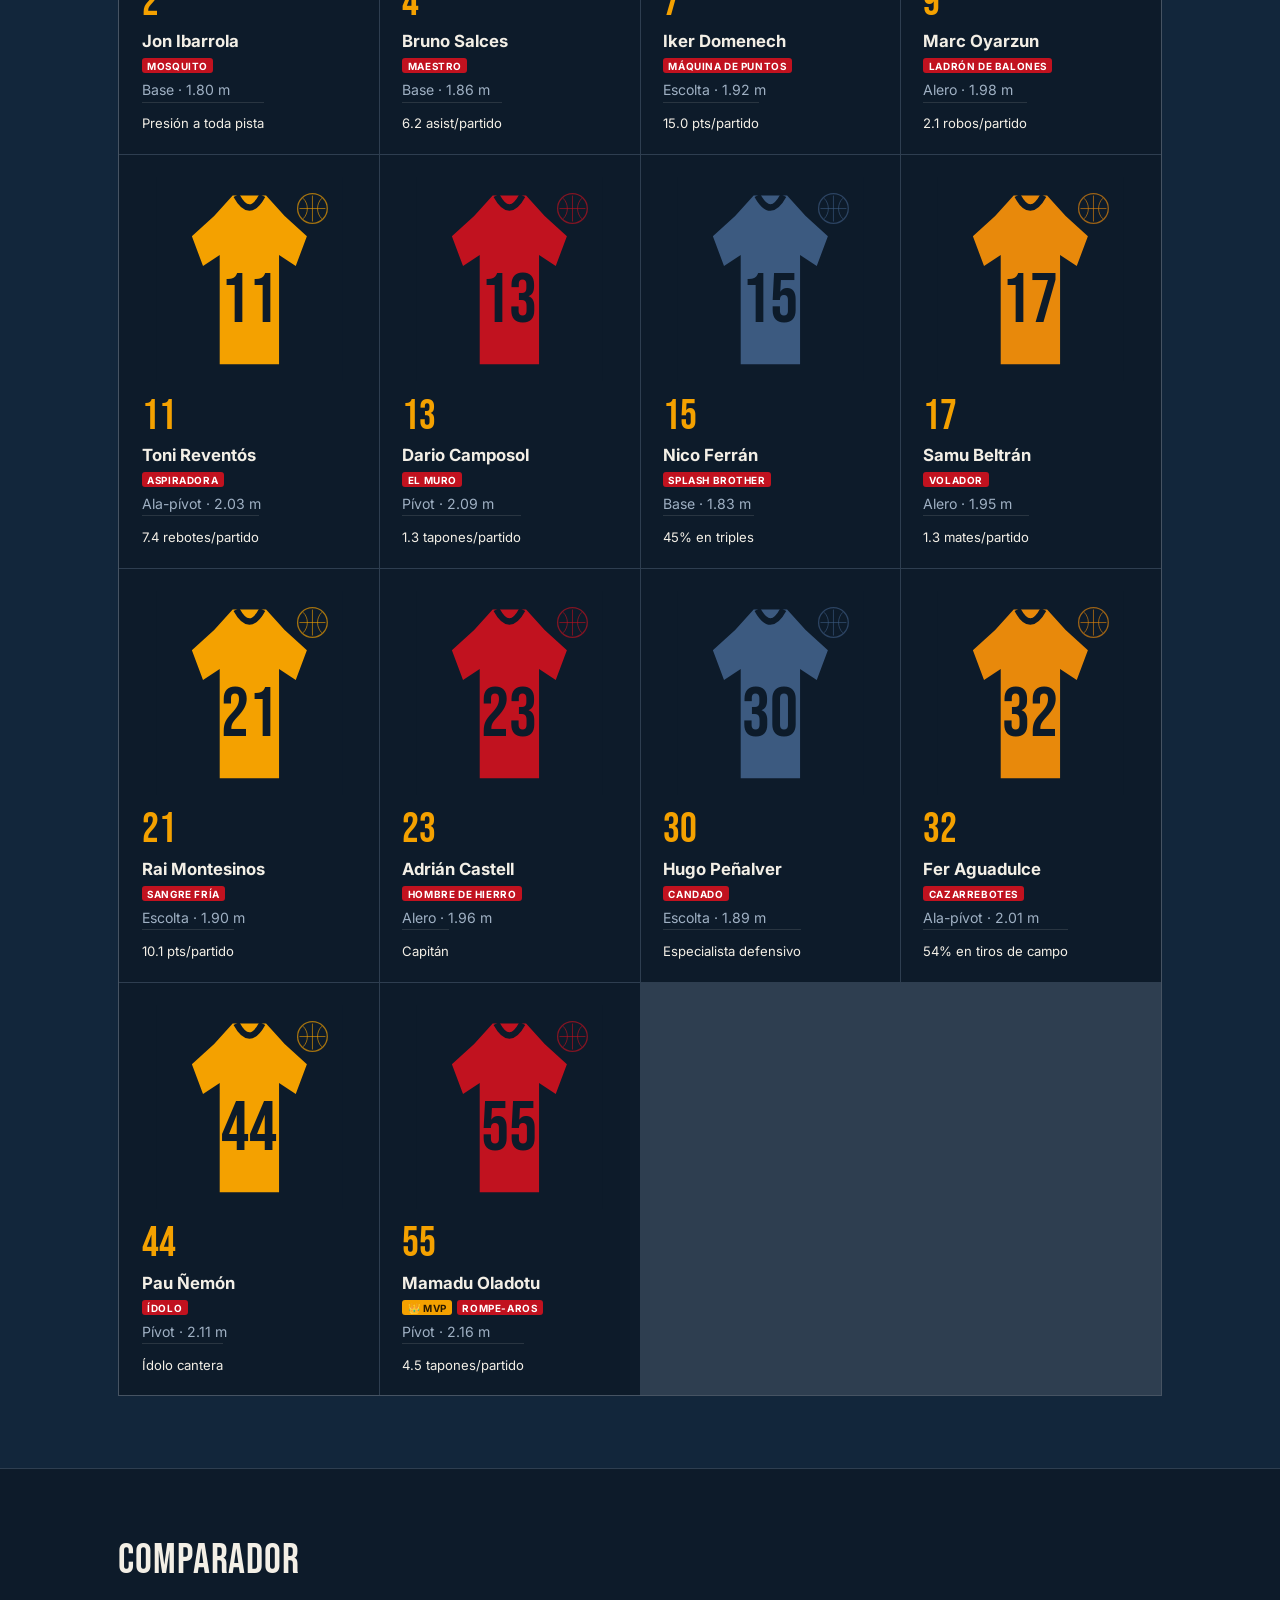
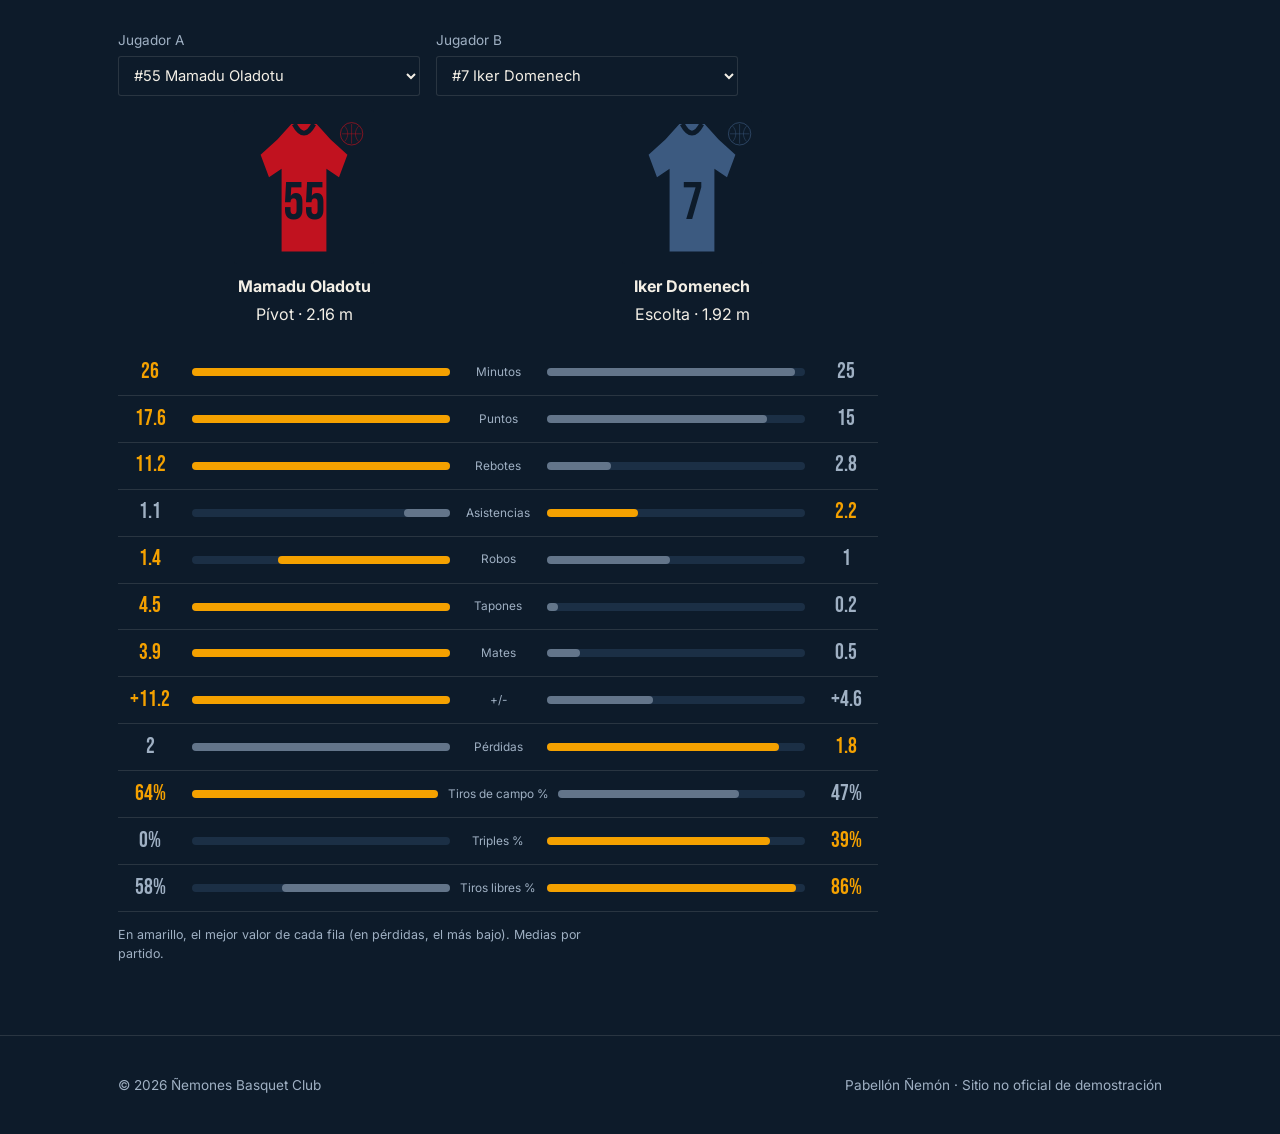
<file: plantilla.html>
<!DOCTYPE html>
<html lang="es">
<head>
<meta charset="UTF-8">
<meta name="viewport" content="width=device-width, initial-scale=1">
<title>Plantilla — Ñemones Basquet Club</title>
<meta name="description" content="Plantilla de Ñemones Basquet Club: fichas de los catorce jugadores, estadísticas y comparador.">
<!-- ✨ NUEVO: tema (se aplica antes de pintar), icono y color de la barra del móvil -->
<script src="js/tema.js"></script>
<link rel="icon" href="assets/favicon.svg" type="image/svg+xml">
<meta name="theme-color" content="#0d1b2a">
<!-- ✨ NUEVO: Open Graph + Twitter Card → vista previa al compartir en WhatsApp, Telegram, redes… -->
<meta property="og:type" content="website">
<meta property="og:site_name" content="Ñemones Basquet Club">
<meta property="og:locale" content="es_ES">
<meta property="og:title" content="Plantilla — Ñemones Basquet Club">
<meta property="og:description" content="Plantilla de Ñemones Basquet Club: fichas de los catorce jugadores, estadísticas y comparador.">
<meta property="og:url" content="https://TU-DOMINIO.vercel.app/plantilla.html">
<meta property="og:image" content="https://TU-DOMINIO.vercel.app/assets/og-image.png">
<meta property="og:image:width" content="1200">
<meta property="og:image:height" content="630">
<meta property="og:image:alt" content="Escudo y nombre de Ñemones Basquet Club sobre una pista de baloncesto">
<meta name="twitter:card" content="summary_large_image">
<meta name="twitter:title" content="Plantilla — Ñemones Basquet Club">
<meta name="twitter:description" content="Plantilla de Ñemones Basquet Club: fichas de los catorce jugadores, estadísticas y comparador.">
<meta name="twitter:image" content="https://TU-DOMINIO.vercel.app/assets/og-image.png">
<link rel="stylesheet" href="css/styles.css">
</head>
<body>

<nav class="topnav">
  <div class="wrap">
    <a href="index.html" class="brand">
      <svg class="crest" viewBox="0 0 40 40" style="color:var(--accent)">
        <circle cx="20" cy="20" r="18.5" fill="none" stroke="currentColor" stroke-width="2"/>
        <path d="M6 6c8 8 8 20 0 28M34 6c-8 8-8 20 0 28M1 20h38" stroke="currentColor" stroke-width="1" fill="none" opacity="0.55"/>
        <text x="20" y="27" text-anchor="middle" font-family="'Bebas Neue',sans-serif" font-size="19" fill="currentColor">Ñ</text>
      </svg>
      ÑEMONES BC
    </a>
    <button class="navtoggle" aria-label="Abrir menú" aria-expanded="false">☰</button>
    <ul class="navlinks">
      <li><a href="index.html">Inicio</a></li>
      <li><a href="plantilla.html" aria-current="page">Plantilla</a></li>
      <li><a href="calendario.html">Calendario</a></li>
      <li><a href="club.html">Club</a></li>
      <li><a href="galeria.html">Galería</a></li>
      <li><a href="tienda.html">Tienda</a></li>
      <li><a href="reservas.html">Reservas</a></li>
      <li><a href="contacto.html">Contacto</a></li>
    </ul>
  </div>
</nav>

<header class="hero" style="padding-bottom:0">
  <div class="wrap" style="grid-template-columns:1fr; padding-bottom:2.5rem">
    <div>
      <p class="kicker">Primera plantilla</p>
      <h1>NUESTROS<br>JUGADORES</h1>
      <p>Catorce fichas, un mismo objetivo: subirse al podio de la Liga Regional esta temporada.</p>
      <div class="actions" style="display:flex;gap:0.8em;margin-top:1.4em;flex-wrap:wrap">
        <a href="#comparador" class="btn solid">Comparar jugadores</a>
        <a href="club.html#cuerpo-tecnico" class="btn ghost">Cuerpo técnico</a>
      </div>
    </div>
  </div>
</header>

<section style="padding-top:2.5rem" id="quinteto-seccion">
  <div class="wrap">
    <div class="sectionhead">
      <h2>Quinteto titular</h2>
      <p style="margin:0">Los cinco jugadores que más minutos disputan por partido.</p>
    </div>
    <div class="roster" id="quinteto" style="grid-template-columns: repeat(auto-fit, minmax(190px, 1fr));"></div>
  </div>
</section>

<section class="alt" id="jugadores">
  <div class="wrap">
    <div class="sectionhead">
      <h2>Toda la plantilla</h2>
      <p id="roster-count" style="margin:0"></p>
    </div>
    <div class="toolbar">
      <div class="chips" id="filtro-posicion" role="group" aria-label="Filtrar por posición"></div>
      <div class="field" style="margin:0">
        <label for="orden-plantilla">Ordenar por</label>
        <select id="orden-plantilla"></select>
      </div>
    </div>
    <div class="roster" id="roster"></div>
  </div>
</section>

<section id="comparador">
  <div class="wrap">
    <div class="sectionhead"><h2>Comparador</h2></div>
    <div class="comp-selects">
      <div class="field"><label for="comp-a">Jugador A</label><select id="comp-a"></select></div>
      <div class="field"><label for="comp-b">Jugador B</label><select id="comp-b"></select></div>
    </div>
    <div id="comp-resultado"></div>
  </div>
</section>

<footer>
  <div class="wrap">
    <span>© <span data-year></span> Ñemones Basquet Club</span>
    <span>Pabellón Ñemón · Sitio no oficial de demostración</span>
  </div>
</footer>

<div class="modal-overlay" id="modal-jugador" role="dialog" aria-modal="true" aria-label="Estadísticas del jugador">
  <div class="modal-box">
    <button class="modal-close" id="modal-jugador-close" aria-label="Cerrar">✕</button>
    <div id="modal-jugador-body"></div>
  </div>
</div>

<script src="js/data.js"></script>
<script src="js/ilustraciones.js"></script>
<script src="js/nav.js"></script>
<script src="js/quinteto.js"></script>
<script src="js/plantilla.js"></script>
</body>
</html>
</file>
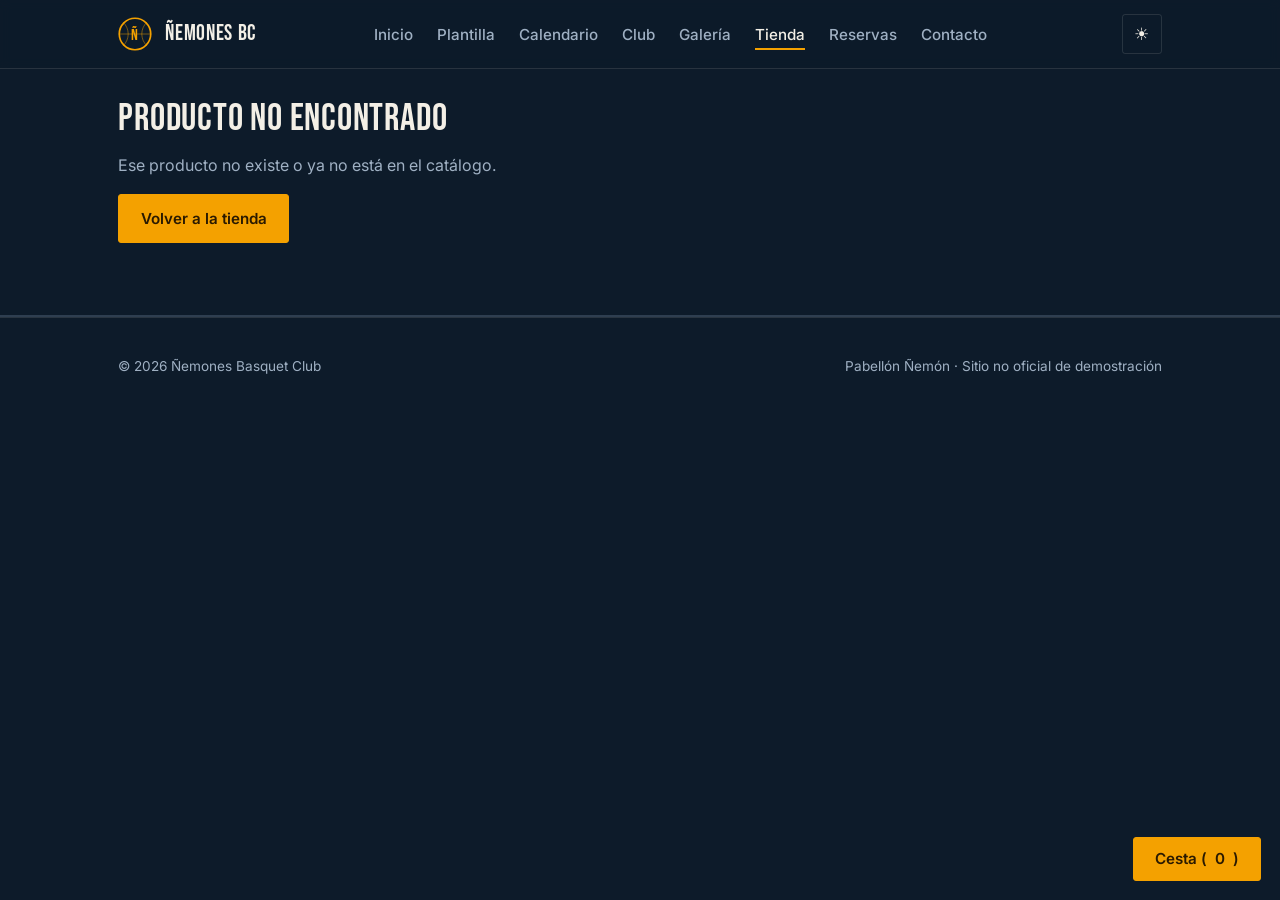
<file: producto.html>
<!DOCTYPE html>
<html lang="es">
<head>
<meta charset="UTF-8">
<meta name="viewport" content="width=device-width, initial-scale=1">
<title>Producto — Ñemones Basquet Club</title>
<meta name="description" content="Producto de la tienda oficial de Ñemones Basquet Club.">
<!-- ✨ NUEVO: tema (se aplica antes de pintar), icono y color de la barra del móvil -->
<script src="js/tema.js"></script>
<link rel="icon" href="assets/favicon.svg" type="image/svg+xml">
<meta name="theme-color" content="#0d1b2a">
<!-- ✨ NUEVO: Open Graph + Twitter Card → vista previa al compartir en WhatsApp, Telegram, redes… -->
<meta property="og:type" content="website">
<meta property="og:site_name" content="Ñemones Basquet Club">
<meta property="og:locale" content="es_ES">
<meta property="og:title" content="Producto — Ñemones Basquet Club">
<meta property="og:description" content="Producto de la tienda oficial de Ñemones Basquet Club.">
<meta property="og:url" content="https://TU-DOMINIO.vercel.app/producto.html">
<meta property="og:image" content="https://TU-DOMINIO.vercel.app/assets/og-image.png">
<meta property="og:image:width" content="1200">
<meta property="og:image:height" content="630">
<meta property="og:image:alt" content="Escudo y nombre de Ñemones Basquet Club sobre una pista de baloncesto">
<meta name="twitter:card" content="summary_large_image">
<meta name="twitter:title" content="Producto — Ñemones Basquet Club">
<meta name="twitter:description" content="Producto de la tienda oficial de Ñemones Basquet Club.">
<meta name="twitter:image" content="https://TU-DOMINIO.vercel.app/assets/og-image.png">
<link rel="stylesheet" href="css/styles.css">
</head>
<body>

<nav class="topnav">
  <div class="wrap">
    <a href="index.html" class="brand">
      <svg class="crest" viewBox="0 0 40 40" style="color:var(--accent)">
        <circle cx="20" cy="20" r="18.5" fill="none" stroke="currentColor" stroke-width="2"/>
        <path d="M6 6c8 8 8 20 0 28M34 6c-8 8-8 20 0 28M1 20h38" stroke="currentColor" stroke-width="1" fill="none" opacity="0.55"/>
        <text x="20" y="27" text-anchor="middle" font-family="'Bebas Neue',sans-serif" font-size="19" fill="currentColor">Ñ</text>
      </svg>
      ÑEMONES BC
    </a>
    <button class="navtoggle" aria-label="Abrir menú" aria-expanded="false">☰</button>
    <ul class="navlinks">
      <li><a href="index.html">Inicio</a></li>
      <li><a href="plantilla.html">Plantilla</a></li>
      <li><a href="calendario.html">Calendario</a></li>
      <li><a href="club.html">Club</a></li>
      <li><a href="galeria.html">Galería</a></li>
      <li><a href="tienda.html" aria-current="page">Tienda</a></li>
      <li><a href="reservas.html">Reservas</a></li>
      <li><a href="contacto.html">Contacto</a></li>
    </ul>
  </div>
</nav>

<section style="padding-top:2rem">
  <div class="wrap" id="detalle-producto"></div>
</section>

<section class="alt" id="relacionados" style="padding:0"></section>

<div class="cartbar">
  <button id="cartopen" class="btn solid">Cesta (<span id="cartcount">0</span>)</button>
</div>

<div class="cartpanel" id="cartpanel">
  <div class="cartbox">
    <h3>Tu cesta <button id="cartclose" aria-label="Cerrar cesta" class="btn ghost" style="padding:0.3em 0.7em">✕</button></h3>
    <div id="cartitems"></div>
    <div class="carttotal"><span>Total</span><span id="carttotal">0.00 €</span></div>
    <button id="checkout" class="btn solid">Finalizar pedido</button>
    <!-- ✨ NUEVO: copia/comparte un enlace con el contenido de la cesta -->
    <button id="cartshare" class="btn ghost">Compartir cesta</button>
  </div>
</div>

<footer>
  <div class="wrap">
    <span>© <span data-year></span> Ñemones Basquet Club</span>
    <span>Pabellón Ñemón · Sitio no oficial de demostración</span>
  </div>
</footer>

<script src="js/data.js"></script>
<script src="js/ilustraciones.js"></script>
<script src="js/nav.js"></script>
<script src="js/carrito.js"></script>
<script src="js/producto.js"></script>
</body>
</html>
</file>
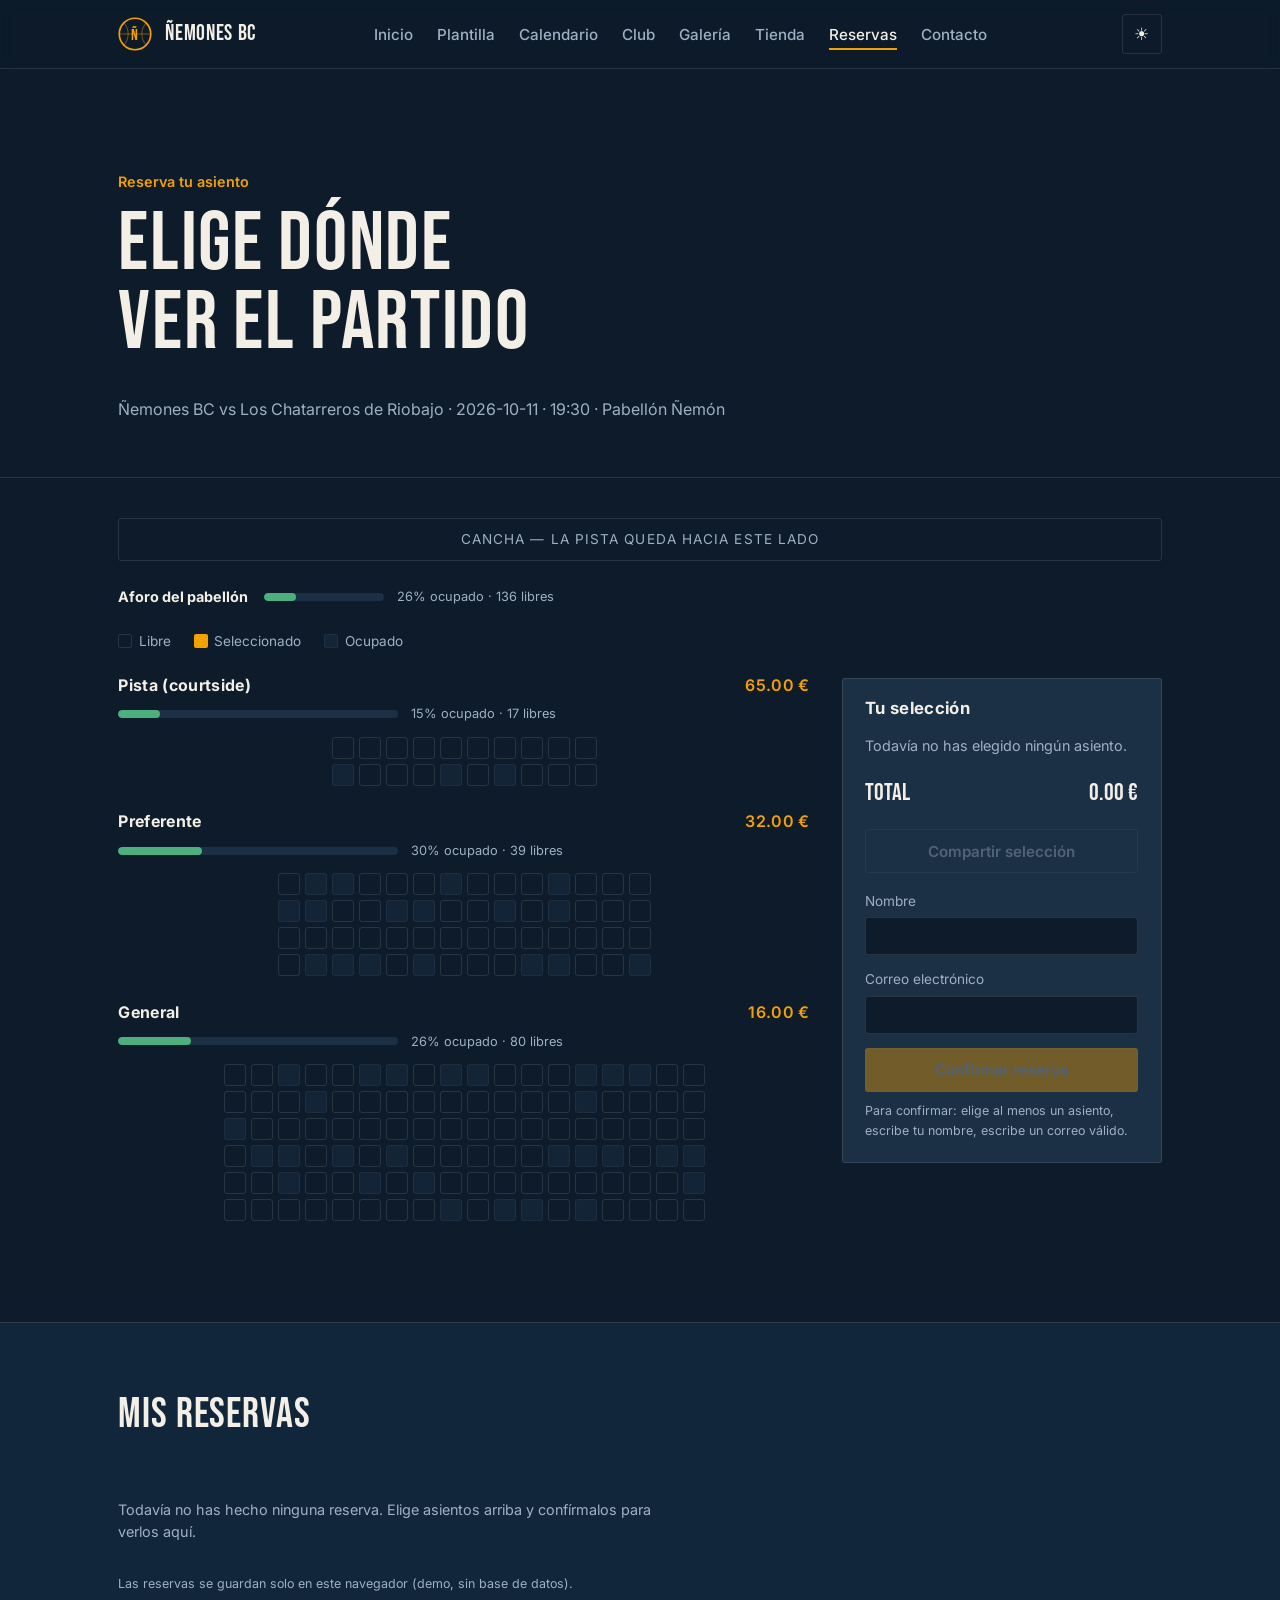
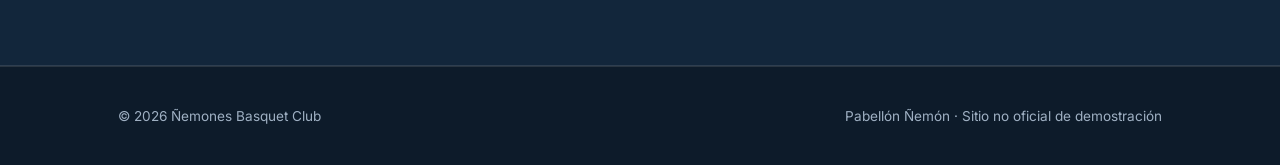
<file: reservas.html>
<!DOCTYPE html>
<html lang="es">
<head>
<meta charset="UTF-8">
<meta name="viewport" content="width=device-width, initial-scale=1">
<title>Reservas — Ñemones Basquet Club</title>
<meta name="description" content="Reserva tu asiento en pista, preferente o general para el próximo partido de Ñemones Basquet Club.">
<!-- ✨ NUEVO: tema (se aplica antes de pintar), icono y color de la barra del móvil -->
<script src="js/tema.js"></script>
<link rel="icon" href="assets/favicon.svg" type="image/svg+xml">
<meta name="theme-color" content="#0d1b2a">
<!-- ✨ NUEVO: Open Graph + Twitter Card → vista previa al compartir en WhatsApp, Telegram, redes… -->
<meta property="og:type" content="website">
<meta property="og:site_name" content="Ñemones Basquet Club">
<meta property="og:locale" content="es_ES">
<meta property="og:title" content="Reservas — Ñemones Basquet Club">
<meta property="og:description" content="Reserva tu asiento en pista, preferente o general para el próximo partido de Ñemones Basquet Club.">
<meta property="og:url" content="https://TU-DOMINIO.vercel.app/reservas.html">
<meta property="og:image" content="https://TU-DOMINIO.vercel.app/assets/og-image.png">
<meta property="og:image:width" content="1200">
<meta property="og:image:height" content="630">
<meta property="og:image:alt" content="Escudo y nombre de Ñemones Basquet Club sobre una pista de baloncesto">
<meta name="twitter:card" content="summary_large_image">
<meta name="twitter:title" content="Reservas — Ñemones Basquet Club">
<meta name="twitter:description" content="Reserva tu asiento en pista, preferente o general para el próximo partido de Ñemones Basquet Club.">
<meta name="twitter:image" content="https://TU-DOMINIO.vercel.app/assets/og-image.png">
<link rel="stylesheet" href="css/styles.css">
</head>
<body>

<nav class="topnav">
  <div class="wrap">
    <a href="index.html" class="brand">
      <svg class="crest" viewBox="0 0 40 40" style="color:var(--accent)">
        <circle cx="20" cy="20" r="18.5" fill="none" stroke="currentColor" stroke-width="2"/>
        <path d="M6 6c8 8 8 20 0 28M34 6c-8 8-8 20 0 28M1 20h38" stroke="currentColor" stroke-width="1" fill="none" opacity="0.55"/>
        <text x="20" y="27" text-anchor="middle" font-family="'Bebas Neue',sans-serif" font-size="19" fill="currentColor">Ñ</text>
      </svg>
      ÑEMONES BC
    </a>
    <button class="navtoggle" aria-label="Abrir menú" aria-expanded="false">☰</button>
    <ul class="navlinks">
      <li><a href="index.html">Inicio</a></li>
      <li><a href="plantilla.html">Plantilla</a></li>
      <li><a href="calendario.html">Calendario</a></li>
      <li><a href="club.html">Club</a></li>
      <li><a href="galeria.html">Galería</a></li>
      <li><a href="tienda.html">Tienda</a></li>
      <li><a href="reservas.html" aria-current="page">Reservas</a></li>
      <li><a href="contacto.html">Contacto</a></li>
    </ul>
  </div>
</nav>

<header class="hero" style="padding-bottom:0">
  <div class="wrap" style="grid-template-columns:1fr; padding-bottom:2.5rem">
    <div>
      <p class="kicker">Reserva tu asiento</p>
      <h1>ELIGE DÓNDE<br>VER EL PARTIDO</h1>
      <p id="info-partido">Cargando datos del próximo partido…</p>
    </div>
  </div>
</header>

<section style="padding-top:2.5rem">
  <div class="wrap">
    <div class="court-label">CANCHA — LA PISTA QUEDA HACIA ESTE LADO</div>

    <div class="aforo-total" id="aforo-total"></div>

    <div class="legend">
      <span><i class="i-libre"></i> Libre</span>
      <span><i class="i-sel"></i> Seleccionado</span>
      <span><i class="i-ocupado"></i> Ocupado</span>
    </div>

    <div class="reservelayout">
      <div id="mapa-asientos"></div>

      <aside class="resumen">
        <h3 style="font-family:'Inter',sans-serif;font-weight:700;font-size:1.05rem;margin:0">Tu selección</h3>
        <ul id="resumen-lista"></ul>
        <div class="total"><span>Total</span><span id="resumen-total">0.00 €</span></div>
        <!-- ✨ NUEVO: genera un enlace reservas.html?asientos=... con los asientos elegidos -->
        <button type="button" id="compartir-asientos" class="btn ghost" style="width:100%;justify-content:center;margin-bottom:1.1rem" disabled>Compartir selección</button>

        <form id="res-form" novalidate>
          <div class="field">
            <label for="res-nombre">Nombre</label>
            <input type="text" id="res-nombre" name="nombre" required>
          </div>
          <div class="field">
            <label for="res-email">Correo electrónico</label>
            <input type="email" id="res-email" name="email" required aria-describedby="res-email-error" autocomplete="email">
            <p class="field-error" id="res-email-error" role="alert" hidden>Escribe un correo válido, por ejemplo nombre@dominio.com.</p>
          </div>
          <button type="submit" id="confirmar-reserva" class="btn solid" style="width:100%;justify-content:center" disabled>Confirmar reserva</button>
          <p class="form-hint" id="form-hint"></p>
        </form>
        <p class="confirm-msg" id="confirm-msg"></p>
      </aside>
    </div>
  </div>
</section>

<section class="alt" id="mis-reservas">
  <div class="wrap">
    <div class="sectionhead">
      <h2>Mis reservas</h2>
      <p id="mis-reservas-resumen" style="margin:0"></p>
    </div>
    <div id="mis-reservas-lista"></div>
    <p class="modal-note">Las reservas se guardan solo en este navegador (demo, sin base de datos).</p>
  </div>
</section>

<footer>
  <div class="wrap">
    <span>© <span data-year></span> Ñemones Basquet Club</span>
    <span>Pabellón Ñemón · Sitio no oficial de demostración</span>
  </div>
</footer>

<script src="js/data.js"></script>
<script src="js/nav.js"></script>
<script src="js/reservas.js"></script>
</body>
</html>
</file>
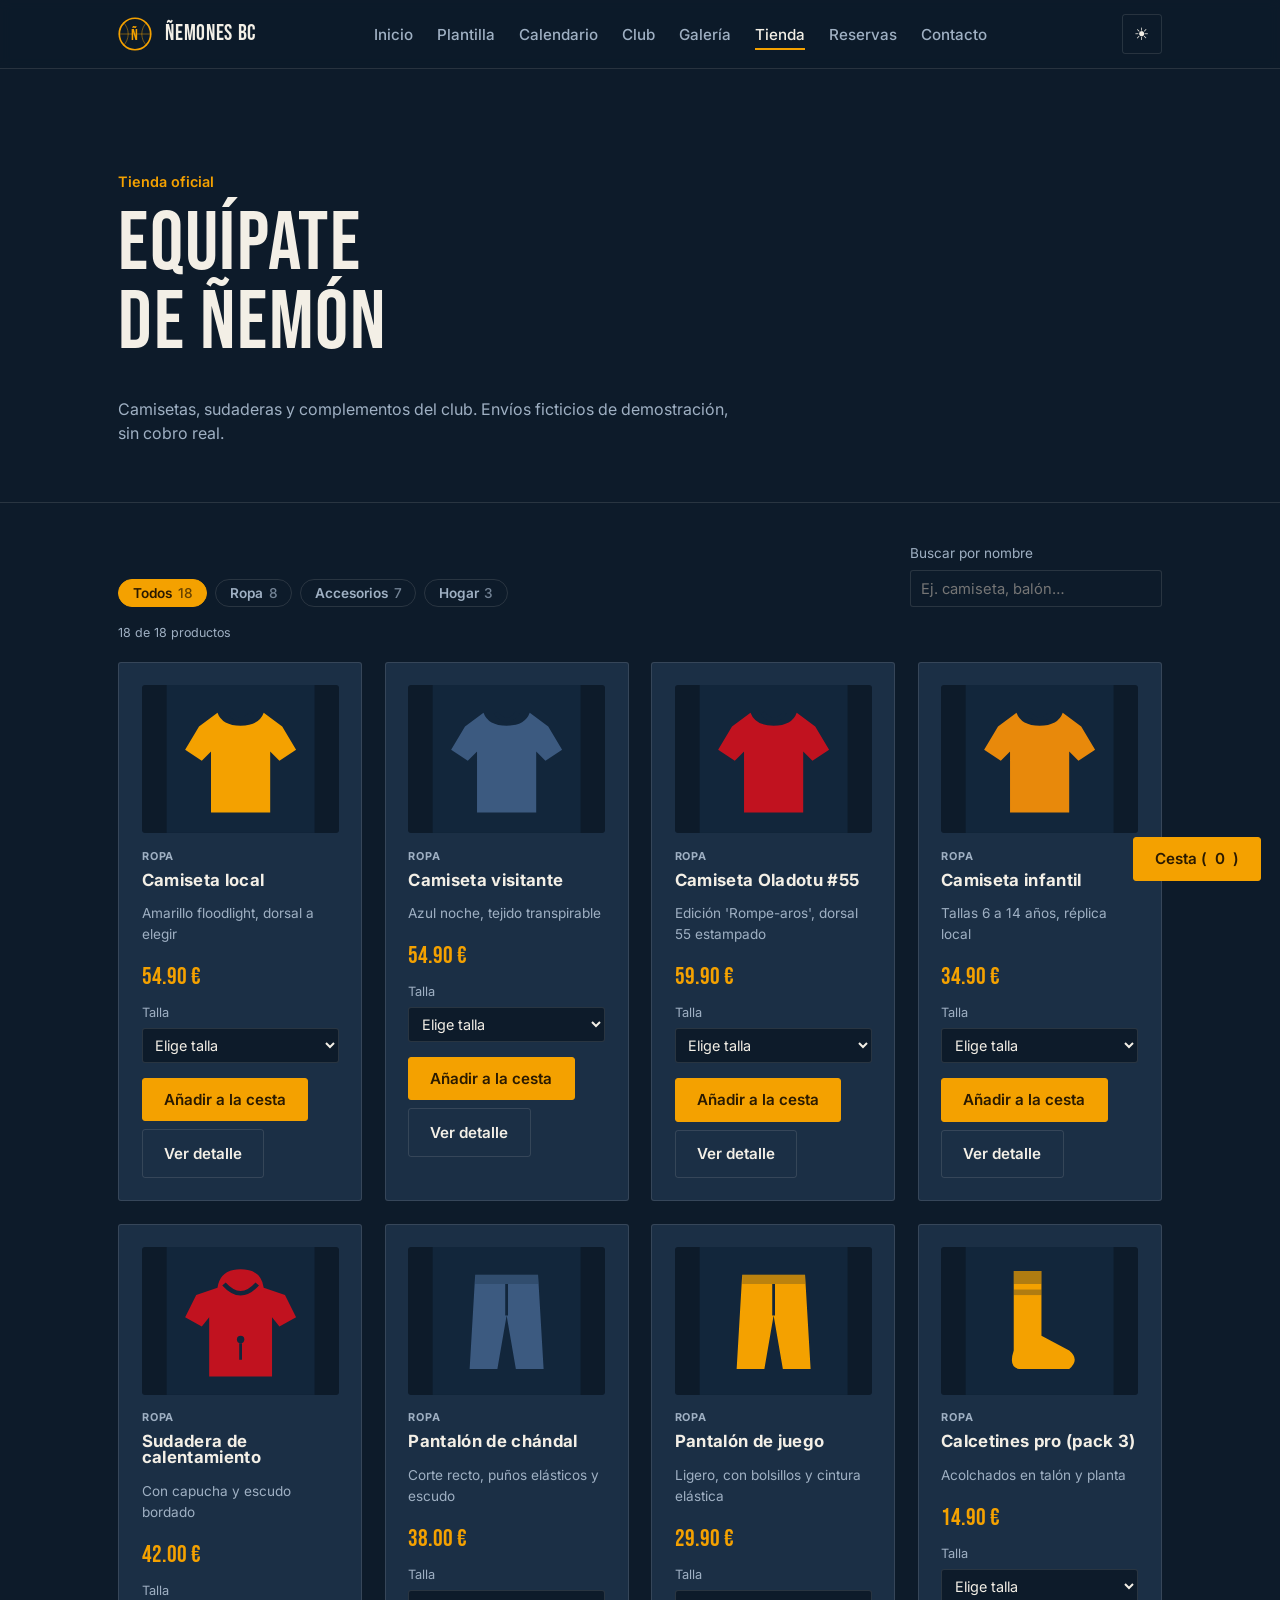
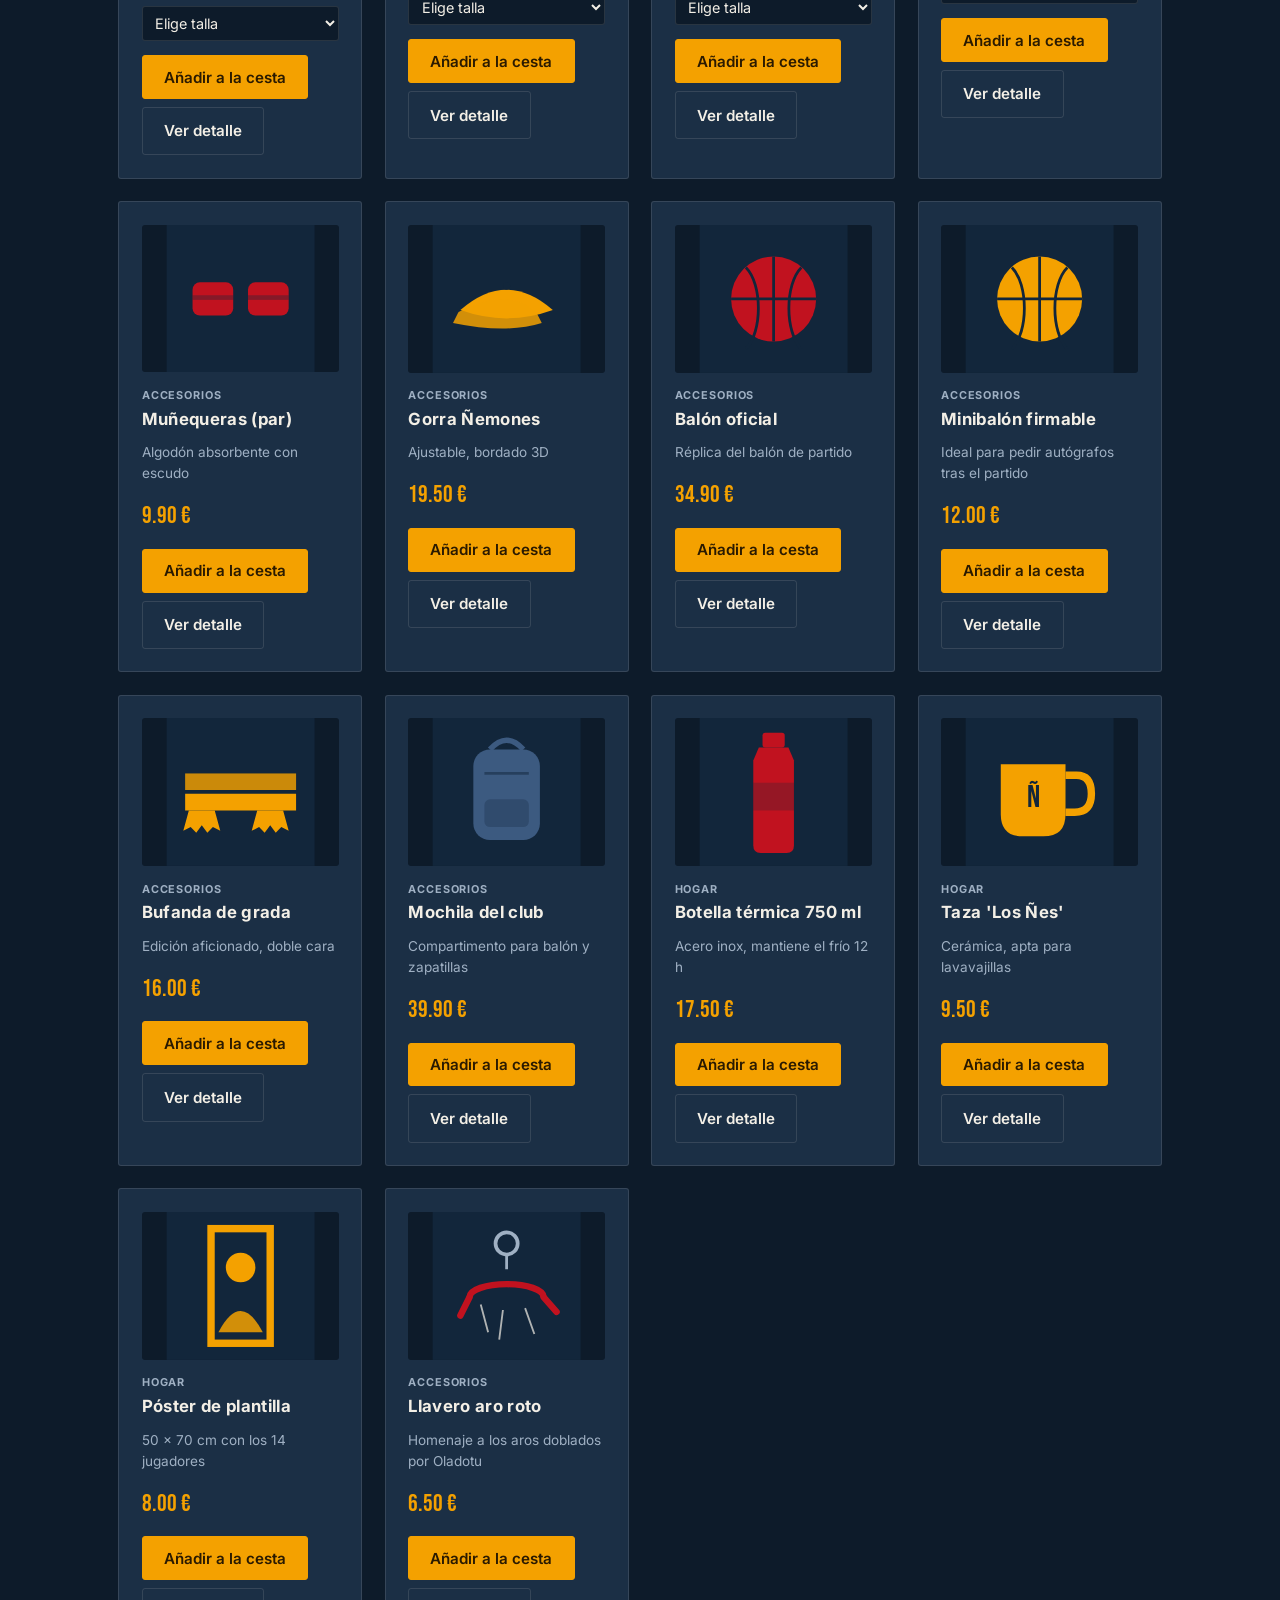
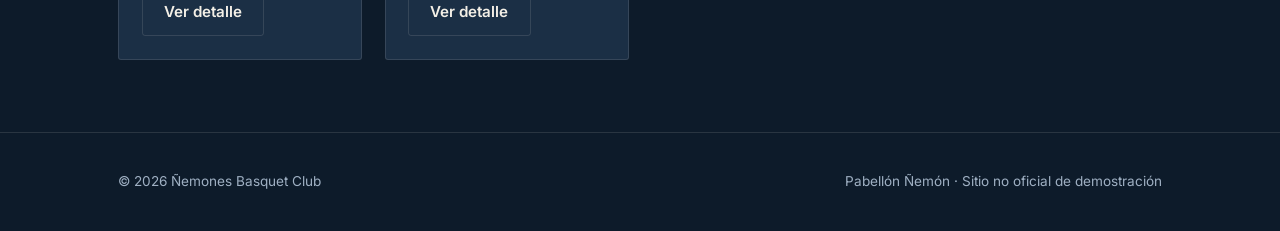
<file: tienda.html>
<!DOCTYPE html>
<html lang="es">
<head>
<meta charset="UTF-8">
<meta name="viewport" content="width=device-width, initial-scale=1">
<title>Tienda — Ñemones Basquet Club</title>
<meta name="description" content="Tienda oficial de Ñemones Basquet Club: camisetas, sudaderas y complementos del club.">
<!-- ✨ NUEVO: tema (se aplica antes de pintar), icono y color de la barra del móvil -->
<script src="js/tema.js"></script>
<link rel="icon" href="assets/favicon.svg" type="image/svg+xml">
<meta name="theme-color" content="#0d1b2a">
<!-- ✨ NUEVO: Open Graph + Twitter Card → vista previa al compartir en WhatsApp, Telegram, redes… -->
<meta property="og:type" content="website">
<meta property="og:site_name" content="Ñemones Basquet Club">
<meta property="og:locale" content="es_ES">
<meta property="og:title" content="Tienda — Ñemones Basquet Club">
<meta property="og:description" content="Tienda oficial de Ñemones Basquet Club: camisetas, sudaderas y complementos del club.">
<meta property="og:url" content="https://TU-DOMINIO.vercel.app/tienda.html">
<meta property="og:image" content="https://TU-DOMINIO.vercel.app/assets/og-image.png">
<meta property="og:image:width" content="1200">
<meta property="og:image:height" content="630">
<meta property="og:image:alt" content="Escudo y nombre de Ñemones Basquet Club sobre una pista de baloncesto">
<meta name="twitter:card" content="summary_large_image">
<meta name="twitter:title" content="Tienda — Ñemones Basquet Club">
<meta name="twitter:description" content="Tienda oficial de Ñemones Basquet Club: camisetas, sudaderas y complementos del club.">
<meta name="twitter:image" content="https://TU-DOMINIO.vercel.app/assets/og-image.png">
<link rel="stylesheet" href="css/styles.css">
</head>
<body>

<nav class="topnav">
  <div class="wrap">
    <a href="index.html" class="brand">
      <svg class="crest" viewBox="0 0 40 40" style="color:var(--accent)">
        <circle cx="20" cy="20" r="18.5" fill="none" stroke="currentColor" stroke-width="2"/>
        <path d="M6 6c8 8 8 20 0 28M34 6c-8 8-8 20 0 28M1 20h38" stroke="currentColor" stroke-width="1" fill="none" opacity="0.55"/>
        <text x="20" y="27" text-anchor="middle" font-family="'Bebas Neue',sans-serif" font-size="19" fill="currentColor">Ñ</text>
      </svg>
      ÑEMONES BC
    </a>
    <button class="navtoggle" aria-label="Abrir menú" aria-expanded="false">☰</button>
    <ul class="navlinks">
      <li><a href="index.html">Inicio</a></li>
      <li><a href="plantilla.html">Plantilla</a></li>
      <li><a href="calendario.html">Calendario</a></li>
      <li><a href="club.html">Club</a></li>
      <li><a href="galeria.html">Galería</a></li>
      <li><a href="tienda.html" aria-current="page">Tienda</a></li>
      <li><a href="reservas.html">Reservas</a></li>
      <li><a href="contacto.html">Contacto</a></li>
    </ul>
  </div>
</nav>

<header class="hero" style="padding-bottom:0">
  <div class="wrap" style="grid-template-columns:1fr; padding-bottom:2.5rem">
    <div>
      <p class="kicker">Tienda oficial</p>
      <h1>EQUÍPATE<br>DE ÑEMÓN</h1>
      <p>Camisetas, sudaderas y complementos del club. Envíos ficticios de demostración, sin cobro real.</p>
    </div>
  </div>
</header>

<section style="padding-top:2.5rem">
  <div class="wrap">
    <div class="toolbar">
      <div class="chips" id="filtro-categoria" role="group" aria-label="Filtrar por categoría"></div>
      <div class="field" style="margin:0">
        <label for="buscador">Buscar por nombre</label>
        <input type="search" id="buscador" placeholder="Ej. camiseta, balón…" autocomplete="off">
      </div>
    </div>
    <p id="shop-count" class="modal-note" style="margin:0 0 1.2rem"></p>
    <div class="shopgrid" id="shopgrid"></div>
  </div>
</section>

<div class="cartbar">
  <button id="cartopen" class="btn solid">Cesta (<span id="cartcount">0</span>)</button>
</div>

<div class="cartpanel" id="cartpanel">
  <div class="cartbox">
    <h3>Tu cesta <button id="cartclose" aria-label="Cerrar cesta" class="btn ghost" style="padding:0.3em 0.7em">✕</button></h3>
    <div id="cartitems"></div>
    <div class="carttotal"><span>Total</span><span id="carttotal">0.00 €</span></div>
    <button id="checkout" class="btn solid">Finalizar pedido</button>
    <!-- ✨ NUEVO: copia/comparte un enlace con el contenido de la cesta -->
    <button id="cartshare" class="btn ghost">Compartir cesta</button>
  </div>
</div>

<footer>
  <div class="wrap">
    <span>© <span data-year></span> Ñemones Basquet Club</span>
    <span>Pabellón Ñemón · Sitio no oficial de demostración</span>
  </div>
</footer>

<script src="js/data.js"></script>
<script src="js/ilustraciones.js"></script>
<script src="js/nav.js"></script>
<script src="js/carrito.js"></script>
<script src="js/tienda.js"></script>
</body>
</html>
</file>
<file: css/styles.css>
/* ============================================================
   ÑEMONES BASQUET CLUB — estilos
   ============================================================ */

@import url('https://fonts.googleapis.com/css2?family=Bebas+Neue&family=Inter:wght@400;500;600;700&display=swap');

:root {
  --bg: #0d1b2a;
  --bg-alt: #12263b;
  --panel: #1b2f45;
  --panel-line: rgba(243, 239, 230, 0.12);
  --text: #f3efe6;
  --muted: #9fb0c3;
  --accent: #f4a100;
  --accent-ink: #2a1a00;
  --accent-2: #c1121f;
  --ok: #4caf7d;
  --radius: 3px;
  --maxw: 1120px;

  /* ✏️ CAMBIO: colores que antes estaban "a fuego" en las reglas; ahora son variables
     para que el modo claro pueda redefinirlos. */
  --accent-hover: #ffb52e;
  --nav-bg: rgba(13, 27, 42, 0.92);
  --overlay: rgba(13, 27, 42, 0.78);
  --danger-text: #ff8a93;
  color-scheme: dark;
}

* { box-sizing: border-box; }

html {
  scroll-behavior: smooth;
}

body {
  margin: 0;
  background: var(--bg);
  color: var(--text);
  font-family: 'Inter', system-ui, sans-serif;
  line-height: 1.55;
  -webkit-font-smoothing: antialiased;
}

h1, h2, h3, .display {
  font-family: 'Bebas Neue', 'Inter', sans-serif;
  letter-spacing: 0.02em;
  font-weight: 400;
  line-height: 0.95;
  margin: 0 0 0.4em;
}

h1 { font-size: clamp(2.6rem, 7vw, 5.2rem); }
h2 { font-size: clamp(1.8rem, 4vw, 2.6rem); }
h3 { font-size: 1.4rem; }

p { color: var(--muted); max-width: 62ch; }

a { color: inherit; }

img, svg { max-width: 100%; display: block; }

.wrap {
  max-width: var(--maxw);
  margin: 0 auto;
  padding: 0 clamp(1.2rem, 4vw, 2.4rem);
}

/* -------------------- botones -------------------- */

.btn {
  display: inline-flex;
  align-items: center;
  gap: 0.5em;
  border: 1px solid var(--accent);
  background: transparent;
  color: var(--accent);
  font-family: 'Inter', sans-serif;
  font-weight: 600;
  font-size: 0.95rem;
  padding: 0.75em 1.4em;
  border-radius: var(--radius);
  cursor: pointer;
  text-decoration: none;
  transition: background 0.15s ease, color 0.15s ease;
}
.btn:hover { background: var(--accent); color: var(--accent-ink); }

.btn.solid {
  background: var(--accent);
  color: var(--accent-ink);
}
.btn.solid:hover { background: var(--accent-hover); }

.btn.ghost {
  border-color: var(--panel-line);
  color: var(--text);
}
.btn.ghost:hover { border-color: var(--text); background: transparent; }

.btn:disabled {
  opacity: 0.4;
  cursor: not-allowed;
  border-color: var(--panel-line);
  color: var(--muted);
}
.btn:disabled:hover { background: transparent; color: var(--muted); }

/* -------------------- navegación -------------------- */

.topnav {
  position: sticky;
  top: 0;
  z-index: 40;
  background: var(--nav-bg);
  backdrop-filter: blur(6px);
  border-bottom: 1px solid var(--panel-line);
}

.topnav .wrap {
  display: flex;
  align-items: center;
  justify-content: space-between;
  height: 68px;
}

.brand {
  display: flex;
  align-items: center;
  gap: 0.6em;
  text-decoration: none;
  font-family: 'Bebas Neue', sans-serif;
  font-size: 1.35rem;
  letter-spacing: 0.03em;
}
.brand .crest { width: 34px; height: 34px; }

.navlinks {
  display: flex;
  gap: 1.5em;
  list-style: none;
  margin: 0;
  padding: 0;
}
.navlinks a {
  text-decoration: none;
  color: var(--muted);
  font-size: 0.95rem;
  font-weight: 500;
  padding-bottom: 4px;
  border-bottom: 2px solid transparent;
}
.navlinks a:hover { color: var(--text); }
.navlinks a[aria-current="page"] {
  color: var(--text);
  border-bottom-color: var(--accent);
}

.navtoggle {
  display: none;
  background: none;
  border: 1px solid var(--panel-line);
  color: var(--text);
  border-radius: var(--radius);
  width: 40px;
  height: 40px;
  font-size: 1.1rem;
  cursor: pointer;
}

@media (max-width: 980px) {
  .navlinks {
    position: absolute;
    top: 68px;
    left: 0;
    right: 0;
    background: var(--bg-alt);
    border-bottom: 1px solid var(--panel-line);
    flex-direction: column;
    gap: 0;
    display: none;
  }
  .navlinks.open { display: flex; }
  .navlinks a {
    padding: 1em clamp(1.2rem, 4vw, 2.4rem);
    width: 100%;
    border-bottom: 1px solid var(--panel-line);
  }
  .navtoggle { display: block; }
}

/* -------------------- hero -------------------- */

.hero {
  position: relative;
  overflow: hidden;
  border-bottom: 1px solid var(--panel-line);
}

.hero .courtlines {
  position: absolute;
  inset: 0;
  width: 100%;
  height: 100%;
  opacity: 0.5;
  pointer-events: none;
}

.hero .wrap {
  position: relative;
  display: grid;
  grid-template-columns: 1.3fr 1fr;
  gap: 2.5rem;
  padding-top: clamp(3rem, 8vw, 5.5rem);
  padding-bottom: clamp(3rem, 8vw, 5.5rem);
  align-items: end;
}

.hero .kicker {
  color: var(--accent);
  font-weight: 600;
  font-size: 0.9rem;
  margin-bottom: 0.8em;
}

.hero .actions {
  display: flex;
  gap: 0.8em;
  margin-top: 1.4em;
  flex-wrap: wrap;
}

.matchcard {
  background: var(--panel);
  border: 1px solid var(--panel-line);
  border-radius: var(--radius);
  padding: 1.6rem;
}
.matchcard .vs {
  display: flex;
  align-items: baseline;
  justify-content: space-between;
  font-family: 'Bebas Neue', sans-serif;
  font-size: 1.6rem;
  margin-bottom: 0.6rem;
}
.matchcard .vs .against { color: var(--muted); font-size: 1.1rem; }
.matchcard dl {
  display: grid;
  grid-template-columns: auto 1fr;
  gap: 0.35em 1em;
  margin: 1em 0 0;
  font-size: 0.92rem;
}
.matchcard dt { color: var(--muted); }
.matchcard dd { margin: 0; text-align: right; }

@media (max-width: 760px) {
  .hero .wrap { grid-template-columns: 1fr; }
}

/* -------------------- secciones genéricas -------------------- */

section { padding: clamp(2.6rem, 6vw, 4.5rem) 0; }
section.alt { background: var(--bg-alt); border-top: 1px solid var(--panel-line); border-bottom: 1px solid var(--panel-line); }

.sectionhead {
  display: flex;
  justify-content: space-between;
  align-items: flex-end;
  gap: 1rem;
  margin-bottom: 2rem;
  flex-wrap: wrap;
}

/* -------------------- jugadores -------------------- */

.roster {
  display: grid;
  grid-template-columns: repeat(auto-fill, minmax(230px, 1fr));
  gap: 1px;
  background: var(--panel-line);
  border: 1px solid var(--panel-line);
}

.player {
  background: var(--bg);
  padding: 1.4rem;
  display: flex;
  flex-direction: column;
  gap: 0.2rem;
  border: none;
  width: 100%;
  text-align: left;
  font-family: inherit;
  color: inherit;
  cursor: pointer;
}
.player:hover { background: var(--bg-alt); }

.player-avatar {
  width: 100%;
  aspect-ratio: 200 / 190;
  border-radius: var(--radius);
  overflow: hidden;
  margin-bottom: 0.7rem;
}
.player-avatar svg { width: 100%; height: 100%; }

.player .num {
  font-family: 'Bebas Neue', sans-serif;
  font-size: 2.6rem;
  color: var(--accent);
  line-height: 1;
}

.player .name { font-weight: 700; font-size: 1.05rem; margin-top: 0.3rem; }
.player .pos { color: var(--muted); font-size: 0.88rem; }
.player .stat {
  margin-top: auto;
  padding-top: 0.8rem;
  font-size: 0.82rem;
  color: var(--text);
  border-top: 1px solid var(--panel-line);
}

/* -------------------- modal de jugador -------------------- */

.modal-overlay {
  position: fixed;
  inset: 0;
  background: var(--overlay);
  display: none;
  align-items: center;
  justify-content: center;
  padding: 1.2rem;
  z-index: 70;
}
.modal-overlay.open { display: flex; }

.modal-box {
  background: var(--bg-alt);
  border: 1px solid var(--panel-line);
  border-radius: var(--radius);
  max-width: 640px;
  width: 100%;
  max-height: 90vh;
  overflow-y: auto;
  position: relative;
}

.modal-close {
  position: absolute;
  top: 0.8rem;
  right: 0.8rem;
  background: var(--panel);
  border: 1px solid var(--panel-line);
  color: var(--text);
  width: 34px;
  height: 34px;
  border-radius: var(--radius);
  cursor: pointer;
  z-index: 2;
}
.modal-close:hover { border-color: var(--accent); color: var(--accent); }

#modal-jugador-body {
  display: grid;
  grid-template-columns: 200px 1fr;
  gap: 1.6rem;
  padding: 1.6rem;
}
.modal-avatar { border-radius: var(--radius); overflow: hidden; align-self: start; }
.modal-avatar svg { width: 100%; height: auto; display: block; }
.modal-bio { font-size: 0.92rem; margin: 0.6rem 0 1.2rem; }
.modal-note { font-size: 0.78rem; margin: 0.8rem 0 0; }

.stats-grid {
  display: grid;
  grid-template-columns: repeat(3, 1fr);
  gap: 0.6rem;
}
.stats-grid > div {
  border: 1px solid var(--panel-line);
  border-radius: var(--radius);
  padding: 0.7rem;
  text-align: center;
}
.stat-num {
  display: block;
  font-family: 'Bebas Neue', sans-serif;
  font-size: 1.7rem;
  color: var(--accent);
  line-height: 1;
}
.stat-label { font-size: 0.72rem; color: var(--muted); }
.stat-num.pos { color: var(--ok); }
.stat-num.neg { color: var(--accent-2); }

.badge {
  display: inline-block;
  background: var(--accent-2);
  color: #fff;
  font-size: 0.62rem;
  font-weight: 700;
  letter-spacing: 0.06em;
  padding: 0.15em 0.55em;
  border-radius: var(--radius);
  vertical-align: middle;
}
.hazanas {
  list-style: none;
  margin: 0 0 1.2rem;
  padding: 0.7rem 0.9rem;
  border-left: 3px solid var(--accent);
  background: var(--panel);
  font-size: 0.86rem;
}
.hazanas li { padding: 0.15rem 0; }
.hazanas li::before { content: "🏆 "; }
.badge.mvp { background: var(--accent); color: var(--accent-ink); }
.badges { display: flex; flex-wrap: wrap; gap: 0.3rem; margin: 0.25rem 0 0.3rem; }
.badges:empty { display: none; }
.hazana {
  margin: 0.9rem 0 0;
  padding: 0.7rem 0.8rem;
  font-size: 0.85rem;
  border: 1px solid var(--accent);
  border-radius: var(--radius);
}
.hazana-label {
  display: block;
  font-size: 0.7rem;
  font-weight: 700;
  letter-spacing: 0.06em;
  text-transform: uppercase;
  color: var(--accent);
  margin-bottom: 0.2rem;
}

@media (max-width: 560px) {
  #modal-jugador-body { grid-template-columns: 1fr; }
  .modal-avatar { max-width: 200px; margin: 0 auto; }
}

/* -------------------- tienda -------------------- */

.shopgrid {
  display: grid;
  grid-template-columns: repeat(auto-fill, minmax(240px, 1fr));
  gap: 1.4rem;
}

.product {
  border: 1px solid var(--panel-line);
  border-radius: var(--radius);
  padding: 1.4rem;
  display: flex;
  flex-direction: column;
  gap: 0.5rem;
  background: var(--panel);
}
.product .swatch {
  width: 100%;
  aspect-ratio: 4 / 3;
  border-radius: var(--radius);
  margin-bottom: 0.4rem;
  overflow: hidden;
  background: var(--bg);
}
.product .swatch svg { width: 100%; height: 100%; }
.product h3 { font-size: 1.05rem; font-family: 'Inter', sans-serif; font-weight: 700; }
.product .detalle { font-size: 0.85rem; margin: 0; }
.product .price { font-family: 'Bebas Neue', sans-serif; font-size: 1.5rem; color: var(--accent); margin-top: 0.3rem; }
.product .btn { margin-top: 0.4rem; align-self: flex-start; }

/* carrito */

.cartbar {
  position: fixed;
  right: 1.2rem;
  bottom: 1.2rem;
  z-index: 50;
}

.cartpanel {
  position: fixed;
  inset: 0;
  background: var(--overlay);
  display: none;
  align-items: flex-end;
  justify-content: flex-end;
  z-index: 60;
}
.cartpanel.open { display: flex; }
.cartbox {
  width: min(380px, 100%);
  height: 100%;
  background: var(--bg-alt);
  border-left: 1px solid var(--panel-line);
  padding: 1.4rem;
  overflow-y: auto;
  display: flex;
  flex-direction: column;
}
.cartbox h3 { display: flex; justify-content: space-between; align-items: center; }
.cartitem {
  display: flex;
  justify-content: space-between;
  gap: 0.6rem;
  padding: 0.8rem 0;
  border-bottom: 1px solid var(--panel-line);
  font-size: 0.9rem;
}
.cartitem .qty { color: var(--muted); }
.cartitem button {
  background: none; border: none; color: var(--muted); cursor: pointer; font-size: 0.85rem;
}
.cartitem button:hover { color: var(--accent-2); }
.carttotal {
  display: flex; justify-content: space-between; margin-top: 1rem;
  font-family: 'Bebas Neue', sans-serif; font-size: 1.4rem;
}
.cartbox .btn { margin-top: 1rem; }
.cartempty { color: var(--muted); font-size: 0.9rem; padding: 1rem 0; }

/* -------------------- reservas -------------------- */

.legend { display: flex; gap: 1.4rem; flex-wrap: wrap; margin-bottom: 1.6rem; font-size: 0.85rem; color: var(--muted); }
.legend span { display: inline-flex; align-items: center; gap: 0.5em; }
.legend i { width: 14px; height: 14px; border-radius: 2px; display: inline-block; }
.legend .i-libre { border: 1px solid var(--panel-line); }
.legend .i-sel { background: var(--accent); }
.legend .i-ocupado { background: var(--panel); border: 1px solid var(--panel-line); opacity: 0.5; }

/* -------------------- calendario -------------------- */

.tab {
  border: 1px solid var(--panel-line);
  background: transparent;
  color: var(--muted);
  font-family: 'Inter', sans-serif;
  font-weight: 600;
  font-size: 0.85rem;
  padding: 0.55em 1.1em;
  border-radius: var(--radius);
  cursor: pointer;
}
.tab:hover { border-color: var(--text); color: var(--text); }
.tab.active { background: var(--accent); border-color: var(--accent); color: var(--accent-ink); }

.calendar-list { display: flex; flex-direction: column; gap: 1px; background: var(--panel-line); border: 1px solid var(--panel-line); }

.matchrow {
  background: var(--bg);
  padding: 1rem 1.2rem;
  display: grid;
  grid-template-columns: 1.1fr 1.6fr 1fr 0.9fr;
  gap: 1rem;
  align-items: center;
}
.matchrow.jugado { opacity: 0.88; }
.matchrow.proximo { background: var(--panel); outline: 1px solid var(--accent); outline-offset: -1px; }

.mr-jornada { display: flex; flex-direction: column; gap: 0.15rem; }
.mr-comp { font-size: 0.72rem; color: var(--muted); text-transform: uppercase; letter-spacing: 0.04em; }
.mr-nombre { font-weight: 700; }

.mr-rival { display: flex; flex-wrap: wrap; align-items: center; gap: 0.5rem; }
.mr-rival-nombre { font-weight: 600; }
.mr-sitio { width: 100%; font-size: 0.78rem; color: var(--muted); }

.mr-fecha { display: flex; flex-direction: column; gap: 0.15rem; font-size: 0.88rem; }
.mr-hora { color: var(--muted); font-size: 0.78rem; }

.mr-resultado { display: flex; align-items: center; gap: 0.5rem; justify-content: flex-end; }
.marcador { font-family: 'Bebas Neue', sans-serif; font-size: 1.3rem; }
.mr-pendiente { font-size: 0.82rem; color: var(--muted); }

.badge.win { background: var(--ok); color: #0d1b2a; }
.badge.loss { background: var(--accent-2); }
.badge.local { background: var(--panel); border: 1px solid var(--panel-line); color: var(--text); }
.badge.visitante { background: transparent; border: 1px solid var(--panel-line); color: var(--muted); }
.badge.proximo-tag { background: var(--accent); color: var(--accent-ink); }

@media (max-width: 760px) {
  .matchrow { grid-template-columns: 1fr; gap: 0.5rem; }
  .mr-resultado { justify-content: flex-start; }
}

/* -------------------- clasificación -------------------- */

.standings-wrap { overflow-x: auto; border: 1px solid var(--panel-line); border-radius: var(--radius); }

.standings-table { width: 100%; border-collapse: collapse; font-size: 0.88rem; white-space: nowrap; }
.standings-table th, .standings-table td { padding: 0.7rem 0.9rem; text-align: center; }
.standings-table th { background: var(--panel); color: var(--muted); font-weight: 700; font-size: 0.72rem; text-transform: uppercase; letter-spacing: 0.04em; }
.standings-table td { border-top: 1px solid var(--panel-line); background: var(--bg); }
.standings-table .cl-equipo { text-align: left; font-weight: 600; }
.standings-table .cl-pts { font-family: 'Bebas Neue', sans-serif; font-size: 1.1rem; color: var(--accent); }
.standings-table td.pos { color: var(--ok); }
.standings-table td.neg { color: var(--accent-2); }
.standings-table tr.fila-nemones td { background: var(--panel); box-shadow: inset 2px 0 0 var(--accent); }
.standings-table tr.fila-nemones .cl-equipo { color: var(--accent); }

.reservelayout {
  display: grid;
  grid-template-columns: 1fr 320px;
  gap: 2rem;
  align-items: start;
}
@media (max-width: 900px) {
  .reservelayout { grid-template-columns: 1fr; }
}

.court-label {
  text-align: center;
  border: 1px solid var(--panel-line);
  border-radius: var(--radius);
  padding: 0.6rem;
  margin-bottom: 1.6rem;
  color: var(--muted);
  font-size: 0.85rem;
  letter-spacing: 0.08em;
}

.seccion-bloque { margin-bottom: 1.8rem; }
.seccion-bloque h3 {
  font-family: 'Inter', sans-serif;
  font-weight: 700;
  font-size: 1rem;
  margin-bottom: 0.7rem;
  display: flex;
  justify-content: space-between;
}
.seccion-bloque h3 .preciotag { color: var(--accent); font-weight: 600; }

.fila {
  display: flex;
  gap: 5px;
  justify-content: center;
  margin-bottom: 5px;
}

.asiento {
  width: 22px;
  height: 22px;
  border-radius: 3px;
  border: 1px solid var(--panel-line);
  background: transparent;
  cursor: pointer;
  padding: 0;
}
.asiento:hover:not(:disabled) { border-color: var(--accent); }
.asiento.selected { background: var(--accent); border-color: var(--accent); }
.asiento:disabled {
  background: var(--panel);
  opacity: 0.45;
  cursor: not-allowed;
}

.resumen {
  position: sticky;
  top: 90px;
  background: var(--panel);
  border: 1px solid var(--panel-line);
  border-radius: var(--radius);
  padding: 1.4rem;
}
.resumen ul { list-style: none; margin: 0.8rem 0; padding: 0; font-size: 0.9rem; }
.resumen li { display: flex; justify-content: space-between; padding: 0.3rem 0; border-bottom: 1px solid var(--panel-line); }
.resumen .total { display: flex; justify-content: space-between; font-family: 'Bebas Neue', sans-serif; font-size: 1.5rem; margin: 0.8rem 0 1.1rem; }

.field { margin-bottom: 0.9rem; }
.field label { display: block; font-size: 0.85rem; color: var(--muted); margin-bottom: 0.35rem; }
.field input, .field select, .field textarea {
  width: 100%;
  background: var(--bg);
  border: 1px solid var(--panel-line);
  color: var(--text);
  border-radius: var(--radius);
  padding: 0.6em 0.7em;
  font-family: 'Inter', sans-serif;
  font-size: 0.92rem;
}
.field input:focus, .field select:focus, .field textarea:focus, .asiento:focus-visible, .btn:focus-visible, a:focus-visible, button:focus-visible {
  outline: 2px solid var(--accent);
  outline-offset: 2px;
}

.confirm-msg {
  background: rgba(76, 175, 125, 0.12);
  border: 1px solid var(--ok);
  color: var(--ok);
  border-radius: var(--radius);
  padding: 0.9rem 1rem;
  font-size: 0.88rem;
  margin-top: 1rem;
  display: none;
}
.confirm-msg.show { display: block; }

/* -------------------- footer -------------------- */

footer {
  border-top: 1px solid var(--panel-line);
  padding: 2.4rem 0;
  color: var(--muted);
  font-size: 0.85rem;
}
footer .wrap {
  display: flex;
  justify-content: space-between;
  flex-wrap: wrap;
  gap: 1rem;
}

@media (prefers-reduced-motion: reduce) {
  html { scroll-behavior: auto; }
  * { transition: none !important; animation: none !important; }
}

/* ============================================================
   Tienda: filtros, tallas, detalle · Reservas: aforo, histórico
   ============================================================ */

[hidden] { display: none !important; }

.toolbar { display: flex; justify-content: space-between; align-items: flex-end; gap: 1rem; flex-wrap: wrap; margin-bottom: 1rem; }
.toolbar .field { min-width: 240px; }
.chips { display: flex; gap: 0.5rem; flex-wrap: wrap; }
.chip {
  background: transparent; color: var(--muted); border: 1px solid var(--panel-line); border-radius: 999px;
  padding: 0.4em 1em; font-family: 'Inter', sans-serif; font-size: 0.85rem; font-weight: 600; cursor: pointer;
}
.chip:hover { color: var(--text); border-color: var(--text); }
.chip[aria-pressed="true"] { background: var(--accent); border-color: var(--accent); color: var(--accent-ink); }
.chip-n { opacity: 0.7; font-weight: 500; margin-left: 0.2em; }

.field input[type="search"] { -webkit-appearance: none; appearance: none; }
.field-error { color: var(--danger-text); font-size: 0.8rem; margin: 0.35rem 0 0; }
.form-hint { color: var(--muted); font-size: 0.78rem; margin: 0.6rem 0 0; min-height: 1.2em; }
.field input[aria-invalid="true"] { border-color: var(--accent-2); }

/* tarjetas de producto */
.product .swatch { display: block; }
.product h3 a { text-decoration: none; }
.product h3 a:hover { color: var(--accent); }
.cat-tag { font-size: 0.68rem; font-weight: 700; letter-spacing: 0.08em; text-transform: uppercase; color: var(--muted); }
.product-actions { display: flex; gap: 0.5rem; flex-wrap: wrap; margin-top: 0.4rem; }
.product .product-actions .btn { margin-top: 0; }

.talla-label { display: flex; flex-direction: column; gap: 0.3rem; font-size: 0.8rem; color: var(--muted); }
.talla-select {
  background: var(--bg); color: var(--text); border: 1px solid var(--panel-line); border-radius: var(--radius);
  padding: 0.5em 0.6em; font-family: 'Inter', sans-serif; font-size: 0.9rem; cursor: pointer;
}
.talla-select.invalid { border-color: var(--accent-2); outline: 2px solid var(--accent-2); outline-offset: 1px; }
.talla-select:focus-visible { outline: 2px solid var(--accent); outline-offset: 2px; }

/* detalle de producto */
.migas { font-size: 0.82rem; color: var(--muted); margin-bottom: 1.4rem; }
.migas a { text-decoration: none; }
.migas a:hover { color: var(--accent); }
.detalle-layout { display: grid; grid-template-columns: minmax(0, 1fr) minmax(0, 1fr); gap: 2.4rem; align-items: start; padding-bottom: 2.6rem; }
.detalle-img { border: 1px solid var(--panel-line); border-radius: var(--radius); overflow: hidden; background: var(--bg-alt); }
.detalle-img svg { width: 100%; height: auto; }
.detalle-compra { display: flex; gap: 1rem; flex-wrap: wrap; margin-top: 1.2rem; align-items: flex-end; }
.ficha { display: grid; grid-template-columns: auto 1fr; gap: 0.4em 1.4em; margin: 1.6rem 0 0; padding-top: 1rem; border-top: 1px solid var(--panel-line); font-size: 0.88rem; }
.ficha dt { color: var(--muted); }
.ficha dd { margin: 0; }
#relacionados:not(:empty) { padding: clamp(2.6rem, 6vw, 4.5rem) 0; }
@media (max-width: 760px) { .detalle-layout { grid-template-columns: 1fr; } }

/* reservas: aforo */
.aforo-total { display: flex; align-items: center; gap: 1rem; flex-wrap: wrap; margin-bottom: 1.4rem; font-size: 0.9rem; }
.aforo { display: flex; align-items: center; gap: 0.8rem; font-size: 0.8rem; color: var(--muted); margin: 0 0 0.8rem; }
.aforo-total .aforo { margin: 0; }
.aforo-bar { flex: 1; min-width: 120px; max-width: 280px; height: 8px; border-radius: 4px; background: var(--panel); overflow: hidden; }
.aforo-bar i { display: block; height: 100%; background: var(--ok); border-radius: 4px; }
.aforo[data-nivel="medio"] .aforo-bar i { background: var(--accent); }
.aforo[data-nivel="alto"] .aforo-bar i, .aforo[data-nivel="completo"] .aforo-bar i { background: var(--accent-2); }
.aforo[data-nivel="completo"] span { color: var(--danger-text); font-weight: 600; }

/* reservas: histórico */
.reserva-card { background: var(--panel); border: 1px solid var(--panel-line); border-radius: var(--radius); padding: 1.1rem 1.2rem; margin-bottom: 0.9rem; }
.reserva-head { display: flex; justify-content: space-between; gap: 1rem; align-items: flex-start; }
.reserva-total { font-family: 'Bebas Neue', sans-serif; font-size: 1.5rem; color: var(--accent); }
.seatlist { list-style: none; margin: 0.8rem 0 0; padding: 0; display: flex; flex-wrap: wrap; gap: 0.4rem; }
.seatlist li { border: 1px solid var(--panel-line); border-radius: var(--radius); padding: 0.15em 0.6em; font-size: 0.78rem; color: var(--muted); }

/* ============================================================
   Ampliaciones: club, galería, contacto, filtros y comparador
   ============================================================ */

.field textarea { resize: vertical; font-family: 'Inter', sans-serif; line-height: 1.5; }
.field select { cursor: pointer; }
.confirm-msg.error { background: rgba(193, 18, 31, 0.12); border-color: var(--accent-2); color: var(--danger-text); }

/* filtros y orden (chips y toolbar compartidos con la tienda, más arriba) */
.chips { margin-bottom: 1.4rem; }
.toolbar .chips { margin-bottom: 0; }
.player .sortval { color: var(--accent); font-family: 'Bebas Neue', sans-serif; font-size: 1.3rem; margin-top: 0.3rem; }

/* club: historia */
.timeline { list-style: none; margin: 0; padding: 0; border-left: 2px solid var(--panel-line); }
.timeline li { display: grid; grid-template-columns: 90px 1fr; gap: 1rem; padding: 0 0 1.8rem 1.4rem; position: relative; }
.timeline li::before { content: ""; position: absolute; left: -7px; top: 0.45em; width: 12px; height: 12px; border-radius: 50%; background: var(--accent); }
.timeline-year { font-family: 'Bebas Neue', sans-serif; font-size: 2rem; color: var(--accent); line-height: 1; }
@media (max-width: 560px) { .timeline li { grid-template-columns: 1fr; gap: 0.2rem; } }

/* club: cantera */
.cifras { max-width: 520px; margin: 1.4rem 0; }
.catgrid { display: grid; grid-template-columns: repeat(auto-fit, minmax(160px, 1fr)); gap: 0.8rem; }
.cat { border: 1px solid var(--panel-line); border-radius: var(--radius); padding: 0.9rem 1rem; display: flex; flex-direction: column; background: var(--panel); }
.cat span { color: var(--muted); font-size: 0.85rem; }

/* club: palmarés y staff */
.trophies { display: grid; grid-template-columns: repeat(auto-fit, minmax(260px, 1fr)); gap: 1rem; }
.trophy { display: flex; gap: 1rem; align-items: center; border: 1px solid var(--panel-line); border-radius: var(--radius); padding: 1.1rem 1.2rem; background: var(--panel); }
.trophy-num { font-family: 'Bebas Neue', sans-serif; font-size: 3rem; color: var(--accent); line-height: 1; min-width: 1.2em; text-align: center; }
.staffgrid { display: grid; grid-template-columns: repeat(auto-fill, minmax(210px, 1fr)); gap: 1.2rem; }
.staffcard { background: var(--panel); border: 1px solid var(--panel-line); border-radius: var(--radius); padding: 1.2rem; }
.staff-avatar { border-radius: var(--radius); overflow: hidden; aspect-ratio: 1; }
.staff-avatar svg { width: 100%; height: 100%; }

/* galería */
.galgrid { display: grid; grid-template-columns: repeat(auto-fill, minmax(260px, 1fr)); gap: 1rem; }
.galitem { background: var(--panel); border: 1px solid var(--panel-line); border-radius: var(--radius); padding: 0; cursor: pointer; text-align: left; color: inherit; font-family: inherit; overflow: hidden; }
.galitem:hover { border-color: var(--accent); }
.gal-img { display: block; aspect-ratio: 4 / 3; }
.gal-img svg { width: 100%; height: 100%; }
.gal-cap { display: flex; justify-content: space-between; gap: 0.6rem; padding: 0.7rem 0.9rem; font-size: 0.88rem; }
.gal-cap span { color: var(--muted); font-size: 0.78rem; white-space: nowrap; }
.lightbox-box { max-width: 760px; }
#lightbox-img svg { width: 100%; height: auto; }
.lightbox-info { display: flex; justify-content: space-between; align-items: center; gap: 1rem; padding: 1rem 1.2rem; }
.lightbox-nav { display: flex; gap: 0.5rem; }

/* contacto */
.contactlayout { display: grid; grid-template-columns: 1fr 380px; gap: 2rem; align-items: start; }
.contactcards { display: grid; gap: 1px; background: var(--panel-line); border: 1px solid var(--panel-line); }
@media (max-width: 900px) { .contactlayout { grid-template-columns: 1fr; } }

/* comparador */
.comp-selects { display: grid; grid-template-columns: 1fr 1fr; gap: 1rem; max-width: 620px; }
.comp-heads { display: grid; grid-template-columns: 1fr 1fr; gap: 1rem; margin-bottom: 1.4rem; max-width: 760px; }
.comp-head { display: flex; flex-direction: column; align-items: center; text-align: center; gap: 0.2rem; }
.comp-avatar { width: min(140px, 100%); border-radius: var(--radius); overflow: hidden; margin-bottom: 0.4rem; }
.comp-avatar svg { width: 100%; height: auto; }
.comp-row { display: grid; grid-template-columns: 64px 1fr 64px; gap: 0.6rem; align-items: center; max-width: 760px; padding: 0.35rem 0; border-bottom: 1px solid var(--panel-line); }
.comp-val { font-family: 'Bebas Neue', sans-serif; font-size: 1.4rem; color: var(--muted); text-align: center; }
.comp-val.win { color: var(--accent); }
.comp-bars { display: grid; grid-template-columns: 1fr auto 1fr; gap: 0.6rem; align-items: center; }
.comp-label { font-size: 0.74rem; color: var(--muted); text-align: center; min-width: 78px; }
.bar { height: 8px; background: var(--panel); border-radius: 4px; display: flex; }
.bar.left { justify-content: flex-end; }
.bar i { display: block; height: 100%; background: var(--muted); border-radius: 4px; opacity: 0.55; }
.bar i.win { background: var(--accent); opacity: 1; }
@media (max-width: 560px) {
  .comp-row { grid-template-columns: 46px 1fr 46px; }
  .comp-label { min-width: 56px; font-size: 0.66rem; }
  .comp-selects { grid-template-columns: 1fr; }
}


/* ============================================================
   ✨ NUEVO — Mejoras de diseño / UX
   ============================================================ */

/* ✨ NUEVO 1: tema claro. Solo redefine las variables; el resto del CSS no cambia.
   Se activa con <html data-tema="light"> (lo pone js/tema.js y el botón de la navbar).
   Nota: en claro el ámbar se oscurece (#9a5f00) para que el texto siga leyéndose bien. */
:root[data-tema="light"] {
  --bg: #f6f3ec;
  --bg-alt: #ece7dc;
  --panel: #ffffff;
  --panel-line: rgba(13, 27, 42, 0.16);
  --text: #0d1b2a;
  --muted: #4a5c70;
  --accent: #9a5f00;
  --accent-ink: #ffffff;
  --accent-hover: #b46f00;
  --accent-2: #b0101b;
  --ok: #1c7f50;
  --nav-bg: rgba(246, 243, 236, 0.92);
  --overlay: rgba(13, 27, 42, 0.55);
  --danger-text: #b0101b;
  color-scheme: light;
}

/* ✨ NUEVO 2: botón de cambio de tema (lo inserta nav.js) */
.themetoggle {
  background: none;
  border: 1px solid var(--panel-line);
  color: var(--text);
  border-radius: var(--radius);
  width: 40px;
  height: 40px;
  font-size: 1.05rem;
  cursor: pointer;
  margin-left: 1rem;
  flex: none;
}
.themetoggle:hover { border-color: var(--accent); color: var(--accent); }

/* ✨ NUEVO 3: contador de la cesta junto a "Tienda" en la navbar */
.navbadge {
  display: inline-block;
  min-width: 1.4em;
  padding: 0 0.45em;
  margin-left: 0.45em;
  border-radius: 999px;
  background: var(--accent);
  color: var(--accent-ink);
  font-size: 0.72rem;
  font-weight: 700;
  line-height: 1.55;
  text-align: center;
  vertical-align: middle;
}
.navbadge.bump { animation: bump 0.4s ease; }
@keyframes bump {
  0%   { transform: scale(1); }
  40%  { transform: scale(1.5); }
  100% { transform: scale(1); }
}

/* ✨ NUEVO 4: en móvil, la página activa se ve con barra lateral + fondo
   (antes solo cambiaba el color del texto y la línea de abajo, casi invisible en el menú desplegable) */
@media (max-width: 980px) {
  .brand { order: 1; }
  .themetoggle { order: 2; margin-left: auto; margin-right: 0.6rem; }
  .navtoggle { order: 3; }

  .navlinks a { display: block; }
  .navlinks a[aria-current="page"] {
    background: var(--panel);
    border-left: 4px solid var(--accent);
    padding-left: calc(clamp(1.2rem, 4vw, 2.4rem) - 4px);
    border-bottom-color: var(--panel-line);
    font-weight: 700;
  }
}

/* ✨ NUEVO 5: animaciones sutiles (modales de jugador/galería y panel de la cesta).
   Solo animan al añadir la clase .open, así que no hace falta tocar el JS de los modales. */
@keyframes fadeIn  { from { opacity: 0; } to { opacity: 1; } }
@keyframes popIn   { from { opacity: 0; transform: translateY(14px) scale(0.96); } to { opacity: 1; transform: none; } }
@keyframes slideIn { from { transform: translateX(100%); } to { transform: none; } }

.modal-overlay.open { animation: fadeIn 0.2s ease; }
.modal-overlay.open .modal-box { animation: popIn 0.25s cubic-bezier(0.2, 0.8, 0.2, 1); }
.cartpanel.open { animation: fadeIn 0.2s ease; }
.cartpanel.open .cartbox { animation: slideIn 0.28s cubic-bezier(0.2, 0.8, 0.2, 1); }

/* ✨ NUEVO 6: feedback al añadir a la cesta (botón en verde + aviso flotante) */
.btn.added, .btn.added:hover { background: var(--ok); border-color: var(--ok); color: #fff; }
.asiento.selected { animation: popIn 0.18s ease; }

.toast-zona {
  position: fixed;
  left: 50%;
  bottom: 5rem;
  transform: translateX(-50%);
  z-index: 90;
  display: flex;
  flex-direction: column;
  align-items: center;
  gap: 0.5rem;
  pointer-events: none;
  width: max-content;
  max-width: 90vw;
}
.toast {
  background: var(--panel);
  color: var(--text);
  border: 1px solid var(--accent);
  border-radius: var(--radius);
  padding: 0.7em 1.1em;
  font-size: 0.9rem;
  box-shadow: 0 6px 24px rgba(0, 0, 0, 0.35);
  animation: toastIn 0.25s ease, toastOut 0.3s ease 2.4s forwards;
}
@keyframes toastIn  { from { opacity: 0; transform: translateY(10px); } to { opacity: 1; transform: none; } }
@keyframes toastOut { to { opacity: 0; transform: translateY(10px); } }

/* ✨ NUEVO 7: aviso al abrir un enlace con cesta compartida */
.banner-compartido { background: var(--panel); border-bottom: 1px solid var(--accent); padding: 0.9rem 0; font-size: 0.9rem; }
.banner-compartido .wrap { display: flex; gap: 1rem; align-items: center; justify-content: space-between; flex-wrap: wrap; }
.banner-compartido p { margin: 0; color: var(--text); }
.banner-compartido .acciones { display: flex; gap: 0.5rem; }
</file>
